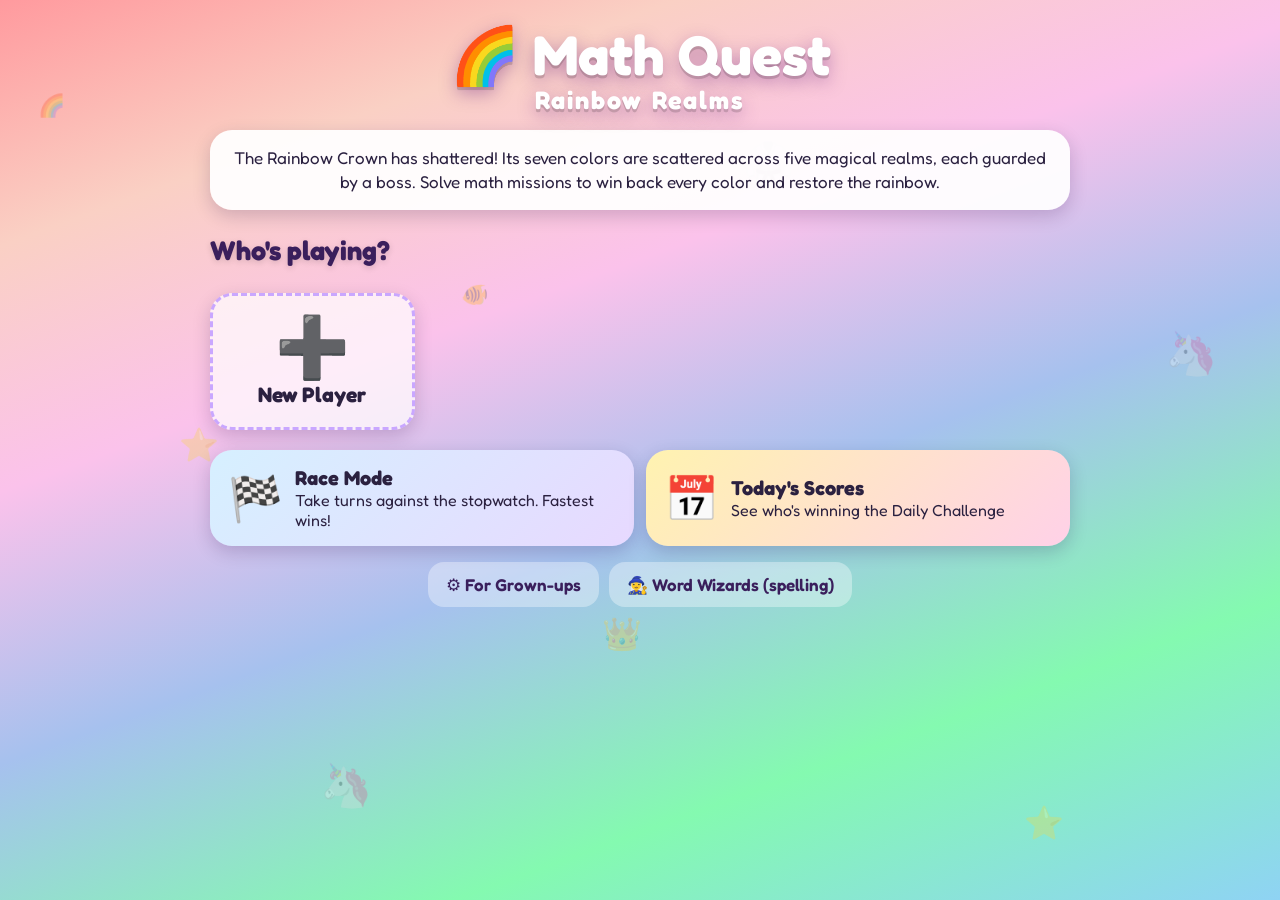
<file: math-quest/index.html>
<!doctype html>
<html lang="en">
<head>
  <meta charset="utf-8">
  <meta name="viewport" content="width=device-width, initial-scale=1, viewport-fit=cover">
  <meta name="theme-color" content="#a66cff">
  <meta name="apple-mobile-web-app-capable" content="yes">
  <title>Math Quest: Rainbow Realms</title>
  <link rel="icon" href="data:image/svg+xml,<svg xmlns='http://www.w3.org/2000/svg' viewBox='0 0 100 100'><text y='.9em' font-size='90'>🌈</text></svg>">
  <link rel="preconnect" href="https://fonts.googleapis.com">
  <link rel="preconnect" href="https://fonts.gstatic.com" crossorigin>
  <link href="https://fonts.googleapis.com/css2?family=Fredoka:wght@400;500;600;700&display=swap" rel="stylesheet">
  <link rel="stylesheet" href="style.css">
</head>
<body>
  <div id="app"><p style="padding:2rem;font-family:sans-serif">Loading Math Quest… (JavaScript must be turned on.)</p></div>
  <script src="js/questions.js"></script>
  <script src="js/worlds.js"></script>
  <script src="js/lessons.js"></script>
  <script src="js/game.js"></script>
</body>
</html>
</file>
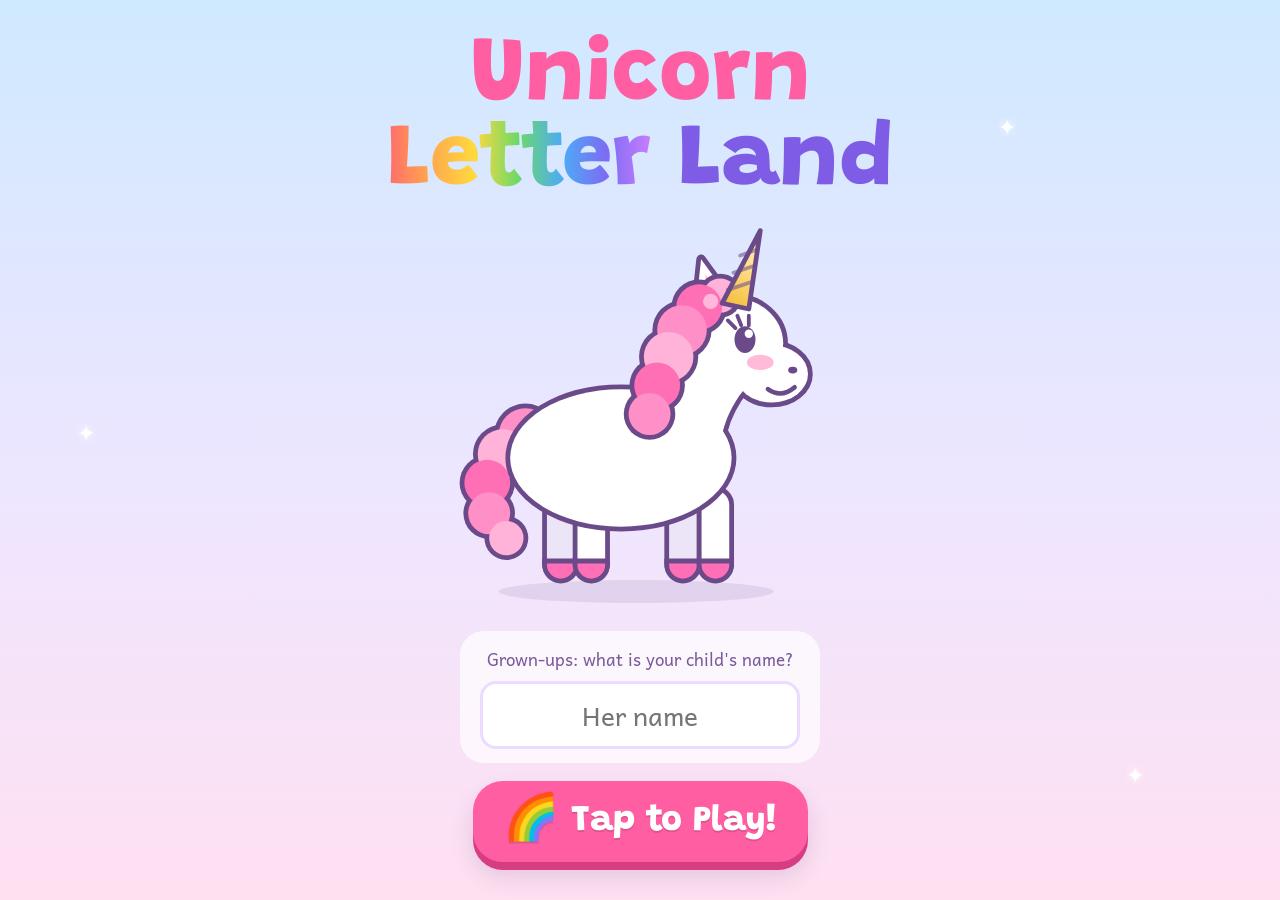
<file: unicorn-letters/index.html>
<!doctype html>
<html lang="en">
<head>
<meta charset="utf-8">
<title>Unicorn Letter Land</title>
<meta name="viewport" content="width=device-width, initial-scale=1, maximum-scale=1, user-scalable=no, viewport-fit=cover">
<meta name="claude:viewport-fit-sides" content="cover">
<meta name="apple-mobile-web-app-capable" content="yes">
<meta name="mobile-web-app-capable" content="yes">
<meta name="apple-mobile-web-app-status-bar-style" content="black-translucent">
<meta name="apple-mobile-web-app-title" content="Letter Land">
<meta name="theme-color" content="#cfe9ff">
<link rel="preconnect" href="https://fonts.googleapis.com">
<link rel="preconnect" href="https://fonts.gstatic.com" crossorigin>
<link rel="stylesheet" href="https://fonts.googleapis.com/css2?family=Andika:wght@400;700&family=Grandstander:wght@600;800&display=swap">
<style>
/* Layout: one full-screen "sky" per screen; big candy buttons; letters always in Andika (a reading-teacher typeface with single-story a and g). */
:root{
  --sky1:#cfe9ff; --sky2:#ffe0f1;
  --ink:#4a2a6b; --ink-soft:#7a5a9a;
  --card:#ffffff; --card-edge:#eadcff;
  --pink:#ff5fa2; --pink-deep:#d63d82;
  --gold:#ffc94d; --gold-deep:#e0a419;
  --mint:#6fdcb9; --mint-deep:#3fb592;
  --lav:#a98bff; --lav-deep:#7f5ce6;
  --sky:#5cb8ff; --sky-deep:#2f8ee0;
  --good:#3fbf7f; --lock:#b7a9cc;
  --font-letter:"Andika","Comic Sans MS","Chalkboard SE",sans-serif;
  --font-display:"Grandstander","Chalkboard SE","Comic Sans MS",sans-serif;
  color-scheme:light;
}
*{box-sizing:border-box}
[hidden]{display:none!important}
html,body{height:100%;margin:0;overflow:hidden}
body{
  background:linear-gradient(180deg,var(--sky1) 0%,#eee6ff 55%,var(--sky2) 100%);
  background-color:var(--sky1);
  color:var(--ink);
  font-family:var(--font-letter);
  font-size:18px;
  -webkit-user-select:none;user-select:none;-webkit-touch-callout:none;
  touch-action:manipulation;-webkit-tap-highlight-color:transparent;
  overscroll-behavior:none;
}
button{font:inherit;color:inherit;border:0;background:none;cursor:pointer;-webkit-tap-highlight-color:transparent;touch-action:manipulation}
button:focus-visible,input:focus-visible{outline:4px solid var(--sky);outline-offset:3px}

/* ---------- sky decoration ---------- */
#sky{position:fixed;inset:0;pointer-events:none;overflow:hidden;z-index:0}
.cloud{position:absolute;width:180px;height:60px;background:#fff;border-radius:60px;opacity:.85;filter:drop-shadow(0 6px 0 rgba(169,139,255,.15))}
.cloud::before,.cloud::after{content:"";position:absolute;background:#fff;border-radius:50%}
.cloud::before{width:80px;height:80px;left:25px;top:-38px}
.cloud::after{width:60px;height:60px;left:90px;top:-26px}
.cloud.c1{top:8%;left:-200px;animation:drift 70s linear infinite}
.cloud.c2{top:30%;left:-200px;transform:scale(.7);animation:drift 95s linear infinite -40s}
.cloud.c3{top:70%;left:-200px;transform:scale(.55);animation:drift 120s linear infinite -80s}
@keyframes drift{to{left:110%}}
.twinkle{position:absolute;color:#fff;font-size:22px;animation:tw 3s ease-in-out infinite;text-shadow:0 0 8px #fff}
@keyframes tw{0%,100%{opacity:.2;transform:scale(.7)}50%{opacity:1;transform:scale(1.1)}}

/* ---------- screens ---------- */
.screen{
  position:absolute;inset:0;z-index:1;
  display:flex;flex-direction:column;align-items:stretch;
  padding-block:max(12px,env(safe-area-inset-top,0px)) max(14px,env(safe-area-inset-bottom,0px));
  padding-left:max(16px,env(safe-area-inset-left,0px));
  padding-right:max(16px,env(safe-area-inset-right,0px));
  overflow-y:auto;-webkit-overflow-scrolling:touch;
}
.topbar{display:flex;align-items:center;gap:12px;min-height:64px;flex:0 0 auto}
.topbar .spacer{flex:1}
.round-btn{
  width:64px;height:64px;border-radius:50%;flex:0 0 auto;
  background:var(--card);box-shadow:0 5px 0 var(--card-edge);
  display:grid;place-items:center;font-size:30px;
}
.round-btn:active{transform:translateY(4px);box-shadow:0 1px 0 var(--card-edge)}
.star-pill{
  display:flex;align-items:center;gap:8px;padding:8px 18px;border-radius:40px;
  background:var(--card);box-shadow:0 5px 0 var(--card-edge);
  font-family:var(--font-display);font-weight:800;font-size:26px;font-variant-numeric:tabular-nums;
}
.save-btn{display:flex;align-items:center;gap:8px;padding:10px 20px;border-radius:40px;background:var(--mint);color:#fff;
  box-shadow:0 5px 0 var(--mint-deep);font-family:var(--font-display);font-weight:800;font-size:22px;min-height:56px}
.save-btn:active{transform:translateY(4px);box-shadow:0 1px 0 var(--mint-deep)}
.save-btn .ico{font-size:26px;line-height:1}
.toast{position:fixed;z-index:40;left:50%;transform:translateX(-50%);bottom:max(24px,calc(env(safe-area-inset-bottom,0px) + 16px));
  background:var(--ink);color:#fff;padding:14px 22px;border-radius:20px;font-family:var(--font-display);font-weight:600;font-size:20px;
  max-width:calc(100vw - 32px);text-align:center;box-shadow:0 8px 24px rgba(74,42,107,.3)}
.cloud-note{font-size:17px}
.cloud-note.ok{color:var(--good)}
.star-pill .st{color:var(--gold);font-size:28px;line-height:1}
h1,h2,h3{font-family:var(--font-display);margin:0;text-wrap:balance;letter-spacing:.01em}
.screen-title{font-size:clamp(28px,5vmin,44px);font-weight:800;text-align:center}

.candy{
  --c:var(--pink);--d:var(--pink-deep);
  background:var(--c);color:#fff;border-radius:30px;
  box-shadow:0 8px 0 var(--d),0 14px 24px rgba(74,42,107,.15);
  font-family:var(--font-display);font-weight:800;font-size:clamp(24px,4.2vmin,36px);
  padding:18px 30px;display:flex;align-items:center;justify-content:center;gap:12px;
  text-shadow:0 2px 0 rgba(0,0,0,.12);transition:transform .08s;
}
.candy:active{transform:translateY(6px);box-shadow:0 2px 0 var(--d)}
.candy.gold{--c:var(--gold);--d:var(--gold-deep);color:var(--ink);text-shadow:none}
.candy.mint{--c:var(--mint);--d:var(--mint-deep)}
.candy.lav{--c:var(--lav);--d:var(--lav-deep)}
.candy.sky{--c:var(--sky);--d:var(--sky-deep)}
.candy .ico{font-size:1.25em;line-height:1}

/* ---------- splash ---------- */
#splash{align-items:center;justify-content:center;gap:2vmin;text-align:center}
.logo{font-family:var(--font-display);font-weight:800;line-height:.95;font-size:clamp(44px,10vmin,96px)}
.logo span{display:inline-block}
.logo .l1{color:var(--pink)}
.logo .l2{color:var(--lav-deep)}
.logo .rb{background:linear-gradient(90deg,#ff6b6b,#ffa94d,#ffd93d,#6bd968,#4dabf7,#7c6cf2,#c77dff);-webkit-background-clip:text;background-clip:text;color:transparent}
.splash-uni{width:min(52vmin,420px);max-width:100%}
.name-box{display:flex;flex-direction:column;gap:8px;align-items:center;background:rgba(255,255,255,.7);padding:14px 20px;border-radius:24px}
.name-box label{font-size:17px;color:var(--ink-soft)}
.name-box input{font:inherit;font-size:26px;padding:10px 16px;border-radius:16px;border:3px solid var(--card-edge);text-align:center;width:min(320px,70vw);color:var(--ink);background:#fff;-webkit-user-select:text;user-select:text}

/* ---------- home ---------- */
#home .home-main{flex:1;display:grid;grid-template-columns:1.1fr 1fr;gap:3vmin;align-items:center;min-height:0}
#home .uni-stage{display:flex;flex-direction:column;align-items:center;gap:8px}
#home .uni-stage .unicorn-svg{width:min(48vmin,440px);max-width:100%}
.hello{font-family:var(--font-display);font-weight:800;font-size:clamp(30px,6vmin,56px);text-align:center;color:var(--pink-deep)}
.home-btns{display:flex;flex-direction:column;gap:22px;max-width:420px;width:100%;justify-self:center}
.home-btns .candy{padding:22px 26px}
.rainbow-count{font-family:var(--font-display);font-weight:600;font-size:22px;color:var(--ink-soft);text-align:center}
@media (orientation:portrait){
  #home .home-main{grid-template-columns:1fr;align-content:center}
}
.float{animation:float 4s ease-in-out infinite}
@keyframes float{0%,100%{transform:translateY(0)}50%{transform:translateY(-12px)}}

/* ---------- map ---------- */
.lands{display:grid;grid-template-columns:repeat(auto-fit,minmax(260px,1fr));gap:22px;padding-block:18px 30px;max-width:1100px;width:100%;margin:0 auto}
.land{
  position:relative;border-radius:32px;padding:20px 20px 18px;text-align:left;
  background:var(--land,#fff);box-shadow:0 8px 0 rgba(74,42,107,.14);
  display:grid;grid-template-columns:auto 1fr;gap:6px 14px;align-items:center;min-height:150px;
}
.land:active{transform:translateY(5px);box-shadow:0 3px 0 rgba(74,42,107,.14)}
.land .lico{font-size:58px;grid-row:span 3;line-height:1;filter:drop-shadow(0 4px 0 rgba(255,255,255,.6))}
.land .lname{font-family:var(--font-display);font-weight:800;font-size:27px}
.land .lletters{font-size:30px;font-weight:700;letter-spacing:.08em}
.land .lstars{font-family:var(--font-display);font-weight:600;font-size:19px;color:var(--ink-soft);font-variant-numeric:tabular-nums}
.land .meter{grid-column:1/-1;height:12px;border-radius:8px;background:rgba(255,255,255,.7);overflow:hidden}
.land .meter i{display:block;height:100%;background:linear-gradient(90deg,#ff6b6b,#ffd93d,#6bd968,#4dabf7,#c77dff);border-radius:8px}
.land.locked{filter:grayscale(.85);opacity:.75}
.land .lockbadge{position:absolute;top:12px;right:14px;background:#fff;border-radius:20px;padding:4px 12px;font-family:var(--font-display);font-weight:600;font-size:16px;color:var(--ink-soft)}
.land .donebadge{position:absolute;top:12px;right:14px;font-size:30px}

/* ---------- land ---------- */
.land-head{text-align:center;display:flex;flex-direction:column;gap:6px;padding-block:6px 14px}
.land-head .big-letters{font-size:clamp(34px,7vmin,60px);font-weight:700;letter-spacing:.12em}
.games{display:grid;grid-template-columns:repeat(2,minmax(0,1fr));gap:22px;max-width:820px;width:100%;margin:0 auto;padding-bottom:24px}
.game-card{
  border-radius:32px;padding:22px 16px;background:var(--card);box-shadow:0 8px 0 var(--card-edge);
  display:flex;flex-direction:column;align-items:center;gap:8px;min-height:190px;justify-content:center;
}
.game-card:active{transform:translateY(5px);box-shadow:0 3px 0 var(--card-edge)}
.game-card .gico{font-size:64px;line-height:1}
.game-card .gname{font-family:var(--font-display);font-weight:800;font-size:clamp(22px,3.6vmin,30px);text-align:center}
.game-card .gstars{font-size:28px;letter-spacing:4px}
.gstars .off{opacity:.25;filter:grayscale(1)}
@media (max-width:520px){.games{grid-template-columns:1fr}}

/* ---------- game ---------- */
#game{gap:1.5vmin}
.rainbow-meter{width:min(240px,40vw);height:auto;display:block}
.prompt{display:flex;align-items:center;justify-content:center;gap:2vmin;flex:0 0 auto;min-height:0}
.prompt .mini-uni{width:min(22vmin,190px);flex:0 0 auto}
.bubble{
  position:relative;background:#fff;border-radius:34px;padding:18px 28px;
  box-shadow:0 8px 0 var(--card-edge);max-width:min(640px,70vw);min-width:0;
  font-family:var(--font-display);font-weight:800;font-size:clamp(24px,4.4vmin,40px);text-align:center;
  display:flex;flex-direction:column;align-items:center;gap:6px;
}
.bubble::before{content:"";position:absolute;left:-18px;top:50%;margin-top:-14px;border:14px solid transparent;border-right:20px solid #fff;border-left:0}
.bubble .show{font-family:var(--font-letter);font-weight:700;font-size:clamp(80px,17vmin,170px);line-height:1.05;color:var(--pink-deep)}
.bubble .pic{font-size:clamp(80px,16vmin,150px);line-height:1.1}
.bubble .word{font-family:var(--font-letter);font-weight:700;font-size:clamp(28px,5vmin,44px);letter-spacing:.06em}
.bubble .word b{color:var(--pink-deep)}
.hearbtn{background:var(--sky);color:#fff;box-shadow:0 5px 0 var(--sky-deep)}
.choices{flex:1;display:flex;flex-wrap:wrap;align-items:center;justify-content:center;gap:3vmin;align-content:center;min-height:0;padding-bottom:10px}
.choice{
  --s:clamp(120px,21vmin,200px);
  width:var(--s);height:var(--s);border-radius:50%;
  background:radial-gradient(circle at 32% 28%,#fff 0 18%,var(--bg,#ffe1f0) 60%);
  box-shadow:0 9px 0 var(--edge,#f3b6d3),inset 0 -8px 0 rgba(255,255,255,.45);
  font-family:var(--font-letter);font-weight:700;font-size:calc(var(--s)*.56);line-height:1;
  display:grid;place-items:center;color:var(--ink);transition:transform .1s;
  padding-bottom:calc(var(--s)*.05);
}
.choice.pic{font-size:calc(var(--s)*.5)}
.choice.pair{font-size:calc(var(--s)*.42);letter-spacing:.02em}
.choice:active{transform:translateY(6px) scale(.97)}
.choice.wrong{animation:wiggle .45s;opacity:.55}
.choice.right{animation:pop .5s forwards;background:radial-gradient(circle at 32% 28%,#fff 0 18%,#b8f5d6 60%);box-shadow:0 9px 0 var(--mint-deep)}
.choice.hint{animation:glow 1s ease-in-out infinite}
.cooling .choice,.cooling .tile{pointer-events:none;filter:saturate(.5);opacity:.75}
.shake{animation:wiggle .5s}
@keyframes wiggle{0%,100%{transform:translateX(0)}20%{transform:translateX(-14px) rotate(-6deg)}40%{transform:translateX(12px) rotate(5deg)}60%{transform:translateX(-8px)}80%{transform:translateX(6px)}}
@keyframes pop{0%{transform:scale(1)}40%{transform:scale(1.22)}100%{transform:scale(1.08)}}
@keyframes glow{0%,100%{box-shadow:0 9px 0 var(--edge,#f3b6d3),0 0 0 0 rgba(255,201,77,.9)}50%{box-shadow:0 9px 0 var(--edge,#f3b6d3),0 0 0 18px rgba(255,201,77,.35)}}
.hop{animation:hop .6s}
@keyframes hop{0%,100%{transform:translateY(0)}35%{transform:translateY(-28px) rotate(-4deg)}65%{transform:translateY(-6px)}}

/* trace */
.trace-wrap{flex:1;display:flex;align-items:center;justify-content:center;gap:16px;min-height:0;padding-bottom:10px}
.trace-box{position:relative;width:min(92vw,720px);height:100%;max-height:560px;min-height:260px;background:#fff;border-radius:34px;box-shadow:0 8px 0 var(--card-edge);overflow:hidden;touch-action:none}
.trace-box canvas{position:absolute;inset:0;width:100%;height:100%;touch-action:none}
.trace-tools{display:flex;flex-direction:column;gap:16px}

/* words */
.slots{display:flex;gap:14px;justify-content:center}
.slot{width:clamp(70px,12vmin,110px);height:clamp(84px,14vmin,130px);border-radius:20px;background:rgba(255,255,255,.75);border:4px dashed var(--lav);display:grid;place-items:center;font-size:clamp(54px,10vmin,90px);font-weight:700;color:var(--pink-deep)}
.slot.filled{border-style:solid;border-color:var(--mint);background:#fff;animation:pop .4s}
.tiles{flex:1;display:flex;flex-wrap:wrap;gap:3vmin;justify-content:center;align-content:center}
.tile{width:clamp(96px,16vmin,150px);height:clamp(96px,16vmin,150px);border-radius:28px;background:var(--bg,#fff);box-shadow:0 8px 0 var(--edge,#e0d0ff);font-size:clamp(60px,10vmin,96px);font-weight:700;display:grid;place-items:center;padding-bottom:8px}
.tile:active{transform:translateY(5px)}
.tile.used{visibility:hidden}
.tile.wrong{animation:wiggle .45s}
.tile.hint{animation:glow 1s ease-in-out infinite}

/* balloons */
.field{position:relative;flex:1;width:100%;max-width:1000px;margin:0 auto;min-height:260px}
.balloon{position:absolute;width:clamp(92px,14vmin,132px);height:clamp(110px,17vmin,158px);border-radius:50% 50% 47% 47% / 55% 55% 45% 45%;
  background:radial-gradient(circle at 30% 25%,rgba(255,255,255,.75) 0 12%,transparent 13%),var(--bc,#ff9ec7);
  box-shadow:inset -10px -12px 0 rgba(0,0,0,.07);font-size:clamp(54px,9vmin,82px);font-weight:700;color:var(--ink);
  display:grid;place-items:center;padding-bottom:8px;animation:bob 3s ease-in-out infinite;transform-origin:50% 100%}
.balloon::after{content:"";position:absolute;left:50%;bottom:-34px;width:2px;height:34px;background:rgba(107,74,138,.45)}
.balloon::before{content:"";position:absolute;left:50%;bottom:-6px;margin-left:-7px;border:7px solid transparent;border-bottom-color:var(--bc,#ff9ec7);border-top:0}
@keyframes bob{0%,100%{transform:translateY(0) rotate(-2deg)}50%{transform:translateY(-14px) rotate(2deg)}}
.balloon.popped{animation:popb .35s forwards;pointer-events:none}
@keyframes popb{0%{transform:scale(1)}50%{transform:scale(1.35)}100%{transform:scale(1.6);opacity:0}}
.balloon.wrong{animation:wiggle .45s;opacity:.5}
.balloon.hint{animation:glow 1s ease-in-out infinite}
/* memory */
.mem{display:grid;gap:2.4vmin;justify-content:center;align-content:center;flex:1}
.card{width:clamp(96px,17vmin,160px);height:clamp(118px,21vmin,196px);border-radius:26px;font-weight:700;font-size:clamp(60px,11vmin,104px);
  display:grid;place-items:center;padding-bottom:8px;background:linear-gradient(145deg,#c9b8ff,#ffb3d9);box-shadow:0 8px 0 var(--lav-deep);color:#fff;transition:transform .15s}
.card .back{font-size:.55em;filter:drop-shadow(0 2px 0 rgba(0,0,0,.1))}
.card.up{background:#fff;color:var(--ink);box-shadow:0 8px 0 var(--card-edge);animation:flip .25s}
.card.done{background:#d8f7e9;box-shadow:0 8px 0 var(--mint-deep);pointer-events:none}
@keyframes flip{0%{transform:scaleX(.1)}100%{transform:scaleX(1)}}
.games{grid-template-columns:repeat(auto-fill,minmax(210px,1fr))!important;max-width:1060px!important}

/* ---------- wardrobe ---------- */
#wardrobe .wr-main{flex:1;display:grid;grid-template-columns:1fr 1.2fr;gap:3vmin;min-height:0;align-items:center}
#wardrobe .wr-uni{display:flex;justify-content:center}
#wardrobe .wr-uni .unicorn-svg{width:min(46vmin,460px);max-width:100%}
.wr-panel{background:rgba(255,255,255,.8);border-radius:32px;padding:18px;display:flex;flex-direction:column;gap:14px;max-height:100%;overflow:auto}
.tabs{display:flex;gap:10px;flex-wrap:wrap}
.tab{flex:1;min-width:90px;padding:12px 10px;border-radius:20px;background:#fff;box-shadow:0 4px 0 var(--card-edge);font-family:var(--font-display);font-weight:800;font-size:20px}
.tab[aria-selected="true"]{background:var(--lav);color:#fff;box-shadow:0 4px 0 var(--lav-deep)}
.swatches{display:grid;grid-template-columns:repeat(auto-fill,minmax(104px,1fr));gap:14px}
.sw{position:relative;border-radius:24px;background:#fff;box-shadow:0 5px 0 var(--card-edge);padding:12px 6px 10px;display:flex;flex-direction:column;align-items:center;gap:6px;min-height:118px}
.sw .dot{width:58px;height:58px;border-radius:50%;border:3px solid var(--card-edge);display:grid;place-items:center;font-size:36px}
.sw .swn{font-family:var(--font-display);font-weight:600;font-size:15px;text-align:center;line-height:1.1}
.sw.on{box-shadow:0 0 0 5px var(--pink),0 5px 0 var(--card-edge)}
.sw.locked .dot{filter:grayscale(1);opacity:.4}
.sw .lk{position:absolute;top:6px;right:8px;font-family:var(--font-display);font-weight:800;font-size:15px;background:var(--gold);border-radius:12px;padding:2px 8px}
@media (orientation:portrait){#wardrobe .wr-main{grid-template-columns:1fr;align-content:start}#wardrobe .wr-uni .unicorn-svg{width:min(40vh,380px)}}

/* ---------- stickers ---------- */
.book{background:rgba(255,255,255,.75);border-radius:36px;padding:20px;margin:14px auto 24px;max-width:1000px;width:100%;
  display:grid;grid-template-columns:repeat(auto-fill,minmax(96px,1fr));gap:14px;
  background-image:radial-gradient(circle,rgba(169,139,255,.18) 2px,transparent 2.5px);background-size:22px 22px}
.stk{aspect-ratio:1;max-width:100%;border-radius:50%;display:grid;place-items:center;font-size:52px;background:#fff;box-shadow:0 5px 0 var(--card-edge)}
.stk.empty{background:rgba(234,220,255,.6);box-shadow:none;border:3px dashed var(--card-edge);font-size:30px;color:var(--lock);font-family:var(--font-display);font-weight:800}
.stk.got{animation:none}
.stk.got:active{transform:scale(1.15) rotate(-8deg)}
.stk-count{text-align:center;font-family:var(--font-display);font-weight:600;font-size:22px;color:var(--ink-soft)}

/* ---------- celebration ---------- */
#celebrate{position:fixed;inset:0;z-index:20;display:flex;align-items:center;justify-content:center;background:rgba(74,42,107,.35);
  padding-block:max(12px,env(safe-area-inset-top,0px)) max(12px,env(safe-area-inset-bottom,0px));
  padding-left:max(16px,env(safe-area-inset-left,0px));padding-right:max(16px,env(safe-area-inset-right,0px))}
#confetti{position:fixed;inset:0;z-index:21;pointer-events:none;width:100%;height:100%}
.cele-card{position:relative;z-index:22;background:#fff;border-radius:40px;padding:26px 30px 30px;max-width:640px;width:100%;max-height:100%;overflow:auto;
  display:flex;flex-direction:column;align-items:center;gap:12px;text-align:center;box-shadow:0 14px 0 var(--card-edge);animation:popin .5s cubic-bezier(.3,1.6,.5,1)}
@keyframes popin{from{transform:scale(.5);opacity:0}to{transform:scale(1);opacity:1}}
.cele-card h2{font-size:clamp(32px,6vmin,52px);color:var(--pink-deep);font-weight:800}
.cele-rainbow{width:min(320px,70vw)}
.cele-stars{font-size:clamp(52px,9vmin,80px);letter-spacing:8px;line-height:1}
.cele-stars span{display:inline-block;animation:starin .5s backwards}
.cele-stars span:nth-child(2){animation-delay:.35s}.cele-stars span:nth-child(3){animation-delay:.7s}
@keyframes starin{from{transform:scale(0) rotate(-180deg)}to{transform:scale(1) rotate(0)}}
.cele-sticker{display:flex;align-items:center;gap:14px;background:#fff5fb;border-radius:26px;padding:10px 20px;font-family:var(--font-display);font-weight:800;font-size:24px}
.cele-sticker .big{font-size:72px;animation:spinin .8s 1s backwards}
@keyframes spinin{from{transform:scale(0) rotate(-360deg)}to{transform:scale(1) rotate(0)}}
.cele-unlock{background:#fff8e0;border-radius:22px;padding:10px 18px;font-family:var(--font-display);font-weight:600;font-size:21px}
.cele-btns{display:flex;gap:16px;flex-wrap:wrap;justify-content:center;margin-top:6px}

/* ---------- parent ---------- */
#parent{background:#f7f3ff}
#parent .pwrap{max-width:760px;width:100%;margin:0 auto;display:flex;flex-direction:column;gap:18px;padding-bottom:30px;font-size:18px;line-height:1.45;-webkit-user-select:text;user-select:text}
.psec{background:#fff;border-radius:24px;padding:18px 20px;display:flex;flex-direction:column;gap:12px;box-shadow:0 4px 0 var(--card-edge)}
.psec h3{font-size:22px}
.psec p{margin:0;color:var(--ink-soft);max-width:65ch}
.prow{display:flex;align-items:center;gap:12px;flex-wrap:wrap}
.prow input[type=text]{font:inherit;font-size:20px;padding:8px 12px;border-radius:12px;border:2px solid var(--card-edge);color:var(--ink);background:#fff;flex:1;min-width:0}
.pbtn{padding:10px 18px;border-radius:14px;background:var(--lav);color:#fff;font-family:var(--font-display);font-weight:800;font-size:18px}
.pbtn.danger{background:#e2557a}
.pbtn.plain{background:#efe8ff;color:var(--ink)}
.toggle{display:flex;align-items:center;gap:10px;font-size:18px}
.toggle input{width:26px;height:26px;accent-color:var(--lav-deep)}
.lgrid{display:grid;grid-template-columns:repeat(auto-fill,minmax(64px,1fr));gap:8px}
.lcell{border-radius:12px;padding:6px 4px;text-align:center;font-weight:700;font-size:24px;background:#eee;line-height:1.1}
.lcell small{display:block;font-size:12px;font-weight:400;font-family:var(--font-display)}
.lcell.l0{background:#eeeaf3;color:#9b90ad}
.lcell.l1{background:#fff0c2}
.lcell.l2{background:#c9f2dc}
.legend{display:flex;gap:16px;flex-wrap:wrap;font-size:15px;color:var(--ink-soft)}
.legend i{display:inline-block;width:14px;height:14px;border-radius:4px;vertical-align:-2px;margin-right:4px}
.hold-ring{position:relative}
.hold-ring svg{position:absolute;inset:-4px;width:72px;height:72px;transform:rotate(-90deg);pointer-events:none}
.hold-tip{position:fixed;z-index:30;left:50%;transform:translateX(-50%);top:max(86px,calc(env(safe-area-inset-top,0px) + 80px));background:var(--ink);color:#fff;padding:10px 18px;border-radius:16px;font-family:var(--font-display);font-weight:600;font-size:18px}

.sparkle-pop{position:fixed;z-index:25;pointer-events:none;font-size:64px;animation:sp 0.9s ease-out forwards}
@keyframes sp{0%{transform:translate(-50%,-50%) scale(.3);opacity:1}100%{transform:translate(-50%,-140%) scale(1.4);opacity:0}}

@media (prefers-reduced-motion:reduce){
  *,*::before,*::after{animation-duration:.01ms!important;animation-iteration-count:1!important;transition:none!important}
}
</style>
</head>
<body>
<div id="sky" aria-hidden="true">
  <div class="cloud c1"></div><div class="cloud c2"></div><div class="cloud c3"></div>
  <span class="twinkle" style="top:12%;left:78%">✦</span>
  <span class="twinkle" style="top:46%;left:6%;animation-delay:1s">✦</span>
  <span class="twinkle" style="top:84%;left:88%;animation-delay:2s">✦</span>
</div>

<!-- SPLASH -->
<section class="screen" id="splash">
  <div class="logo"><span class="l1">Unicorn</span><br><span class="rb">Letter</span> <span class="l2">Land</span></div>
  <div class="splash-uni float" id="splashUni"></div>
  <div class="name-box" id="nameBox" hidden>
    <label for="nameInput">Grown-ups: what is your child's name?</label>
    <input id="nameInput" type="text" autocomplete="off" autocapitalize="words" maxlength="16" placeholder="Her name">
  </div>
  <button class="candy" id="startBtn"><span class="ico">🌈</span> Tap to Play!</button>
</section>

<!-- HOME -->
<section class="screen" id="home" hidden>
  <div class="topbar">
    <div class="hold-ring"><button class="round-btn" id="parentBtn" aria-label="Grown-ups (hold)">⚙️</button></div>
    <div class="spacer"></div>
    <button class="save-btn" id="saveBtn" aria-label="Save progress"><span class="ico">💾</span> <span id="saveLbl">Save</span></button>
    <div class="star-pill"><span class="st">★</span><span class="js-stars">0</span></div>
  </div>
  <div class="home-main">
    <div class="uni-stage">
      <div class="hello" id="hello">Hi!</div>
      <div class="float" id="homeUni"></div>
      <div class="rainbow-count" id="rainbowCount"></div>
    </div>
    <div class="home-btns">
      <button class="candy" data-go="map"><span class="ico">🗺️</span> Play</button>
      <button class="candy lav" data-go="wardrobe"><span class="ico">🦄</span> My Unicorn</button>
      <button class="candy mint" data-go="stickers"><span class="ico">📒</span> Stickers</button>
    </div>
  </div>
</section>

<!-- MAP -->
<section class="screen" id="map" hidden>
  <div class="topbar">
    <button class="round-btn" data-go="home" aria-label="Home">🏠</button>
    <h1 class="screen-title" style="flex:1">Where shall we go?</h1>
    <div class="star-pill"><span class="st">★</span><span class="js-stars">0</span></div>
  </div>
  <div class="lands" id="lands"></div>
</section>

<!-- LAND -->
<section class="screen" id="land" hidden>
  <div class="topbar">
    <button class="round-btn" data-go="map" aria-label="Back to map">⬅️</button>
    <div class="spacer"></div>
    <div class="star-pill"><span class="st">★</span><span class="js-stars">0</span></div>
  </div>
  <div class="land-head">
    <h1 class="screen-title" id="landName"></h1>
    <div class="big-letters" id="landLetters"></div>
  </div>
  <div class="games" id="games"></div>
</section>

<!-- GAME -->
<section class="screen" id="game" hidden>
  <div class="topbar">
    <button class="round-btn" id="quitBtn" aria-label="Stop playing">⬅️</button>
    <div class="spacer" style="display:flex;justify-content:center"><svg class="rainbow-meter" id="meter" viewBox="0 0 140 76"></svg></div>
    <button class="round-btn hearbtn" id="hearBtn" aria-label="Hear it again">🔊</button>
  </div>
  <div class="prompt">
    <div class="mini-uni" id="gameUni"></div>
    <div class="bubble" id="bubble"></div>
  </div>
  <div id="playArea" class="choices"></div>
</section>

<!-- WARDROBE -->
<section class="screen" id="wardrobe" hidden>
  <div class="topbar">
    <button class="round-btn" data-go="home" aria-label="Home">🏠</button>
    <h1 class="screen-title" style="flex:1">Dress up your unicorn</h1>
    <div class="star-pill"><span class="st">★</span><span class="js-stars">0</span></div>
  </div>
  <div class="wr-main">
    <div class="wr-uni float" id="wrUni"></div>
    <div class="wr-panel">
      <div class="tabs" role="tablist" id="wrTabs"></div>
      <div class="swatches" id="swatches"></div>
    </div>
  </div>
</section>

<!-- STICKERS -->
<section class="screen" id="stickers" hidden>
  <div class="topbar">
    <button class="round-btn" data-go="home" aria-label="Home">🏠</button>
    <h1 class="screen-title" style="flex:1">My Sticker Book</h1>
    <div class="star-pill"><span class="st">★</span><span class="js-stars">0</span></div>
  </div>
  <div class="stk-count" id="stkCount"></div>
  <div class="book" id="book"></div>
</section>

<!-- PARENT -->
<section class="screen" id="parent" hidden>
  <div class="topbar">
    <button class="round-btn" data-go="home" aria-label="Back">🏠</button>
    <h1 class="screen-title" style="flex:1">Grown-ups' Corner</h1>
  </div>
  <div class="pwrap">
    <div class="psec">
      <h3>Child's name</h3>
      <div class="prow"><input type="text" id="pName" maxlength="16" placeholder="Name"><button class="pbtn" id="pNameSave">Save</button></div>
    </div>
    <div class="psec">
      <h3>Letter progress</h3>
      <p>Each box shows big and little letters. Letters she misses come up more often. A letter turns green after about 5 right answers with few misses.</p>
      <div class="legend"><span><i style="background:#eeeaf3"></i>Not seen yet</span><span><i style="background:#fff0c2"></i>Learning</span><span><i style="background:#c9f2dc"></i>Knows it</span></div>
      <div class="lgrid" id="pGrid"></div>
      <p>Tap any letter above to hear how the game says it.</p>
    </div>
    <div class="psec">
      <h3>How the game works</h3>
      <p>Letters come in phonics order (s, a, t, p, then i, n, m, d…), the order many reading programs use. This lets her start building real words like <b>sat</b>, <b>pin</b> and <b>map</b> early.</p>
      <p>Each land has seven games: Find the Letter (by name), Balloon Pop (find every matching letter), Big &amp; Little (matching cases), Memory Match (flip cards to pair big and little), Letter Sounds (first sounds of words), Sound Detective (hear a sound, pick the letter, no picture), and Rainbow Trace. 6 stars in a land opens the next one. Word Rainbow opens after Cloud Castle: Build Words (spell by sounds) and Read &amp; Match (read a word on her own, pick its picture).</p>
      <p>A rainbow color is only earned for a <b>first-try</b> right answer. If she guesses wrong, she still has to find the right one, but no color, and that letter comes back later. Wrong taps pause the buttons briefly so tapping everything doesn't work. Tracing has to stay on the letter.</p><p>Stars: 3 for a perfect rainbow, 2 for one or two misses, 1 otherwise. A sticker needs 2 or more stars. Stars unlock new looks for her unicorn. After 3 misses in a row, the game drops to 2 choices until she gets one right.</p>
    </div>
    <div class="psec">
      <h3>Settings</h3>
      <label class="toggle"><input type="checkbox" id="pVoice"> Spoken voice</label>
      <p>For clearer letter sounds, download a better iPad voice: Settings → Accessibility → Spoken Content → Voices → English → pick one marked <b>Enhanced</b> or <b>Premium</b> (Ava or Samantha work well). The game uses it automatically next time it opens.</p>
      <div class="prow"><button class="pbtn plain" id="pTest">Hear A and I</button><span id="pVoiceName" style="color:var(--ink-soft);font-size:15px"></span></div>
      <label class="toggle"><input type="checkbox" id="pUnlock"> Open all lands</label>
      <label class="toggle"><input type="checkbox" id="pFour"> Harder: 4 choices instead of 3</label>
    </div>
    <div class="psec">
      <h3>Saving</h3>
      <p class="cloud-note" id="pCloud">Checking where progress is saved…</p>
      <p>Progress saves by itself after every rainbow and whenever the game is closed. The 💾 Save button on the home screen saves right away.</p>
    </div>
    <div class="psec">
      <h3>Start over</h3>
      <p>Erases stars, stickers, unicorn outfits and letter progress on this iPad.</p>
      <div class="prow" id="resetRow"><button class="pbtn danger" id="pReset">Reset progress</button></div>
    </div>
  </div>
</section>

<!-- CELEBRATION -->
<div id="celebrate" hidden>
  <canvas id="confetti"></canvas>
  <div class="cele-card" id="celeCard"></div>
</div>

<script>
"use strict";
/* ================= DATA ================= */
const RAINBOW=['#ff6b6b','#ffa94d','#ffd93d','#6bd968','#4dabf7','#7c6cf2','#c77dff'];
const PASTELS=[['#ffe1f0','#f3b6d3'],['#e4dcff','#c6b5f5'],['#d8f5ea','#a5e2cb'],['#fff1c9','#f2d484'],['#d9edff','#a9d0f5'],['#ffe4d1','#f5c2a0']];

const LANDS=[
  {id:'meadow',  name:'Sparkle Meadow',   letters:['s','a','t','p'],        color:'#ffd1e8', icon:'🌸'},
  {id:'hills',   name:'Cupcake Hills',    letters:['i','n','m','d'],        color:'#ffe3bf', icon:'🧁'},
  {id:'castle',  name:'Cloud Castle',     letters:['g','o','c','k'],        color:'#d3e9ff', icon:'🏰'},
  {id:'lake',    name:'Bubble Lake',      letters:['e','u','r','h'],        color:'#c9f2e4', icon:'🐠'},
  {id:'forest',  name:'Starlight Forest', letters:['b','f','l','j'],        color:'#e2d8ff', icon:'🌟'},
  {id:'mountain',name:'Moonbeam Mountain',letters:['v','w','x','y','z','q'],color:'#f0d6ff', icon:'🌙'},
];
const WORD_LAND={id:'words',name:'Word Rainbow',color:'#fff3c4',icon:'🌈'};
const UNLOCK_STARS=6;

const GAMES=[
  {id:'find',  name:'Find the Letter', icon:'🔎'},
  {id:'pop',   name:'Balloon Pop',     icon:'🎈'},
  {id:'match', name:'Big & Little',    icon:'🦄'},
  {id:'memory',name:'Memory Match',    icon:'🃏'},
  {id:'sound', name:'Letter Sounds',   icon:'🍎'},
  {id:'listen',name:'Sound Detective', icon:'👂'},
  {id:'trace', name:'Rainbow Trace',   icon:'🖍️'},
];
const WORD_GAMES=[
  {id:'words',best:'build',name:'Build Words', icon:'🧱'},
  {id:'read', best:'read', name:'Read & Match',icon:'📖'},
];
const BALLOON_COLORS=['#ff9ec7','#ffc078','#ffe066','#8ce99a','#74c0fc','#b197fc','#ffa8a8'];

const NAMES={a:'A',b:'bee',c:'see',d:'dee',e:'ee',f:'eff',g:'gee',h:'aitch',i:'eye',j:'jay',k:'kay',l:'ell',m:'em',n:'en',o:'oh',p:'pee',q:'cue',r:'are',s:'ess',t:'tee',u:'you',v:'vee',w:'double you',x:'ex',y:'why',z:'zee'};
const SOUNDS={a:'ah',b:'buh',c:'kuh',d:'duh',e:'eh',f:'fff',g:'guh',h:'huh',i:'ih',j:'juh',k:'kuh',l:'lll',m:'mmm',n:'nnn',o:'aw',p:'puh',q:'kwuh',r:'rrr',s:'sss',t:'tuh',u:'uh',v:'vvv',w:'wuh',x:'ks',y:'yuh',z:'zzz'};
const PICS={
  a:[['🍎','apple'],['🐜','ant'],['🐊','alligator']],
  b:[['🐻','bear'],['🍌','banana'],['🦋','butterfly'],['🎈','balloon']],
  c:[['🐱','cat'],['🥕','carrot'],['🐄','cow']],
  d:[['🐶','dog'],['🦆','duck'],['🍩','donut']],
  e:[['🥚','egg'],['🐘','elephant']],
  f:[['🐟','fish'],['🐸','frog'],['🌸','flower']],
  g:[['🍇','grapes'],['🐐','goat'],['🎸','guitar']],
  h:[['🎩','hat'],['🐴','horse'],['🏠','house'],['❤️','heart']],
  i:[['🐛','inchworm'],['🦎','iguana']],
  j:[['🧃','juice'],['🫙','jar']],
  k:[['🪁','kite'],['🔑','key'],['🦘','kangaroo']],
  l:[['🦁','lion'],['🍋','lemon'],['🍭','lollipop']],
  m:[['🌙','moon'],['🐒','monkey'],['🍄','mushroom']],
  n:[['👃','nose'],['🥜','nut']],
  o:[['🐙','octopus'],['🦦','otter']],
  p:[['🐷','pig'],['🍕','pizza'],['🐧','penguin']],
  q:[['👸','queen']],
  r:[['🌈','rainbow'],['🐰','rabbit'],['🚀','rocket']],
  s:[['☀️','sun'],['🐍','snake'],['🧦','socks']],
  t:[['🐢','turtle'],['🐯','tiger'],['🍅','tomato']],
  u:[['☂️','umbrella']],
  v:[['🎻','violin'],['🌋','volcano'],['🚐','van']],
  w:[['🐳','whale'],['🍉','watermelon'],['🪱','worm']],
  x:[['🦊','fox',1],['📦','box',1]],   /* 1 = ends with the letter */
  y:[['🪀','yo-yo'],['🧶','yarn']],
  z:[['🦓','zebra'],['🤐','zipper']],
};
const WORDS=[
  ['cat','🐱'],['dog','🐶'],['pig','🐷'],['map','🗺️'],['pin','📌'],['can','🥫'],['cap','🧢'],
  ['mom','👩'],['dad','👨'],['kid','🧒'],['ant','🐜'],['sun','☀️'],['hat','🎩'],['bus','🚌'],
  ['bed','🛏️'],['pen','🖊️'],['hen','🐔'],['net','🥅'],['nut','🥜'],['cup','🥤'],['mug','☕'],
  ['rat','🐀'],['bat','🦇'],['bug','🐛'],['web','🕸️'],['log','🪵'],['leg','🦵'],['lip','👄'],
  ['fox','🦊'],['box','📦'],['six','6️⃣'],['van','🚐'],['zip','🤐'],['jet','✈️'],['fan','🪭'],['ten','🔟'],
];
const CONFUSE={b:['d','p'],d:['b','q'],p:['q','b'],q:['p','g'],n:['u','m','h'],u:['n','v'],m:['n','w'],w:['m','v'],i:['l','j'],l:['i','t'],g:['q','j'],a:['o','e'],e:['a','c'],c:['o','e'],o:['c','a'],t:['f','l'],f:['t'],h:['n'],v:['u','w'],y:['v','j']};

const STICKERS=[['🦄','unicorn'],['🌈','rainbow'],['⭐','star'],['💖','sparkle heart'],['🌸','blossom'],['🍭','lollipop'],['🧁','cupcake'],['🎀','bow'],
  ['👑','crown'],['💎','gem'],['🦋','butterfly'],['🐬','dolphin'],['🐰','bunny'],['🌙','moon'],['☁️','cloud'],['🍓','strawberry'],
  ['🎈','balloon'],['🎠','carousel'],['🏰','castle'],['🪄','magic wand'],['🧚','fairy'],['🍦','ice cream'],['🍩','donut'],['🌷','tulip'],
  ['🌻','sunflower'],['🐱','kitty'],['🐼','panda'],['🦊','fox'],['🐞','ladybug'],['🐠','fish'],['🦩','flamingo'],['🍰','cake'],
  ['🌟','glowing star'],['🔮','crystal ball'],['🎂','birthday cake'],['🐣','chick'],['🦢','swan'],['🍒','cherries'],['🌺','flower'],['🐉','dragon']];

const BODIES=[{id:'white',name:'Snowy',c:'#ffffff',s:'#ece4f7',cost:0},{id:'pink',name:'Bubblegum',c:'#ffd6ea',s:'#f6b8d6',cost:3},
  {id:'lav',name:'Lavender',c:'#e6dcff',s:'#cdbdf5',cost:6},{id:'mint',name:'Mint',c:'#d4f7ea',s:'#aee8d3',cost:10},
  {id:'sky',name:'Sky',c:'#d6ecff',s:'#b3d7f7',cost:15},{id:'peach',name:'Peach',c:'#ffe3cc',s:'#f7c9a6',cost:20}];
const MANES=[{id:'candy',name:'Cotton Candy',c:['#ff8fc7','#ffb3d9','#ff6fb5'],cost:0},{id:'rainbow',name:'Rainbow',c:RAINBOW,cost:2},
  {id:'purple',name:'Purple Dream',c:['#a77bff','#c9a8ff','#8a5cf6'],cost:5},{id:'ocean',name:'Ocean',c:['#4dc3ff','#7ee0e0','#3a8dff'],cost:8},
  {id:'gold',name:'Sunshine',c:['#ffc94d','#ffe08a','#ffa94d'],cost:12}];
const HORNS=[{id:'gold',name:'Gold',a:'#fff0b3',b:'#f5b82e',cost:0},{id:'rainbow',name:'Rainbow',grad:true,cost:4},
  {id:'silver',name:'Silver',a:'#ffffff',b:'#aab4cc',cost:7},{id:'pink',name:'Pink',a:'#ffe0f0',b:'#ff6fb5',cost:9}];
const EXTRAS=[{id:'bow',name:'Bow',icon:'🎀',cost:1},{id:'necklace',name:'Necklace',icon:'💝',cost:5},{id:'wings',name:'Wings',icon:'🕊️',cost:8},
  {id:'flowers',name:'Flower Crown',icon:'🌼',cost:12},{id:'crown',name:'Crown',icon:'👑',cost:16},{id:'glasses',name:'Heart Glasses',icon:'💕',cost:20},
  {id:'sparkles',name:'Sparkles',icon:'✨',cost:25}];

/* ================= STATE ================= */
const KEY='unicornLetterLand.v1';
function freshState(){return {name:'',totalStars:0,rainbows:0,stickers:[],best:{},mastery:{},
  look:{body:'white',mane:'candy',horn:'gold',extras:[]},voice:true,unlockAll:false,four:false};}
let S=freshState();
try{const raw=localStorage.getItem(KEY); if(raw) S=Object.assign(freshState(),JSON.parse(raw));}catch(e){}
/* Progress is kept in two places: this browser (fast, but iPads and app views can wipe it)
   and, when the page runs on claude.ai, the signed-in viewer's private cloud record. */
let CLOUD=null;            // {ref} once the cloud record is reachable
let cloudState='checking'; // checking | on | off
let cloudBusy=null,cloudAgain=false,cloudTimer=0,lastCloudOk=0;
function saveLocal(){try{localStorage.setItem(KEY,JSON.stringify(S));return true;}catch(e){return false;}}
function save(){S.savedAt=Date.now();saveLocal();if(CLOUD){clearTimeout(cloudTimer);cloudTimer=setTimeout(()=>cloudSave(),1200);}}
function cloudSave(){
  if(!CLOUD)return Promise.resolve(false);
  clearTimeout(cloudTimer);
  if(cloudBusy){cloudAgain=true;return cloudBusy;}
  const body={v:1,savedAt:S.savedAt||Date.now(),state:JSON.parse(JSON.stringify(S))};
  cloudBusy=CLOUD.ref.set(body).then(()=>{lastCloudOk=Date.now();return true;},
    e=>{if(e&&['not_granted','revoked','capability_disabled','capability_removed','invalid_argument'].includes(e.code)){CLOUD=null;cloudState='off';}return false;})
    .then(ok=>{cloudBusy=null;if(cloudAgain){cloudAgain=false;return cloudSave();}return ok;});
  return cloudBusy;
}
function toast(msg){const t=document.createElement('div');t.className='toast';t.textContent=msg;document.body.appendChild(t);setTimeout(()=>t.remove(),2800);}
async function cloudInit(){
  const use=window.claude&&window.claude.use;
  const done=st=>{cloudState=st;if(current==='parent')renderCloudNote();};
  if(!use){done('off');return;}
  try{
    const [db,user]=await Promise.all([window.claude.use('db'),window.claude.use('user')]);
    const id=user?await user.id():null;
    if(!db||!id){done('off');return;}
    const ref=db.doc('data/users/'+id+'/progress');
    const snap=await Promise.race([ref.get(),new Promise((_,rej)=>setTimeout(()=>rej({code:'timeout'}),10000))]);
    CLOUD={ref};done('on');
    const d=snap.exists?snap.data():null;
    const localEmpty=!S.totalStars&&!S.rainbows&&!S.stickers.length;
    if(d&&d.state&&((d.savedAt||0)>(S.savedAt||0)||(localEmpty&&(d.state.rainbows||d.state.totalStars)))){
      S=Object.assign(freshState(),JSON.parse(JSON.stringify(d.state)));saveLocal();
      drawUnicorns();
      if(S.name)$('#nameBox').hidden=true;
      if(current!=='splash'&&current!=='game')show(current);
    }else if(S.savedAt||S.totalStars||S.rainbows){cloudSave();}
  }catch(e){done('off');}
}
function renderCloudNote(){
  const el=$('#pCloud');if(!el)return;
  if(cloudState==='on'){el.className='cloud-note ok';el.textContent='✓ Progress is saved to your Claude account, so it comes back even if the iPad clears its memory.';}
  else if(cloudState==='checking'){el.className='cloud-note';el.textContent='Checking where progress is saved…';}
  else{el.className='cloud-note';el.textContent='Progress is saved on this iPad only. To keep it safe, open the game from the Claude link while signed in to Claude.';}
}
document.addEventListener('visibilitychange',()=>{if(document.visibilityState==='hidden'){saveLocal();cloudSave();}});
window.addEventListener('pagehide',()=>{saveLocal();cloudSave();});

/* ================= HELPERS ================= */
const $=s=>document.querySelector(s);
const rnd=n=>Math.floor(Math.random()*n);
const pick=a=>a[rnd(a.length)];
const shuffle=a=>{a=a.slice();for(let i=a.length-1;i>0;i--){const j=rnd(i+1);[a[i],a[j]]=[a[j],a[i]];}return a;};
const esc=s=>String(s).replace(/[&<>"]/g,c=>({'&':'&amp;','<':'&lt;','>':'&gt;','"':'&quot;'}[c]));
const kidName=()=>S.name?S.name:'superstar';
const U=c=>c.toUpperCase();
function weightedPick(items,w){const ws=items.map(w);let t=ws.reduce((a,b)=>a+b,0),r=Math.random()*t;for(let i=0;i<items.length;i++){r-=ws[i];if(r<=0)return items[i];}return items[items.length-1];}

/* ================= AUDIO ================= */
let AC=null;
function audio(){ if(!AC){try{AC=new (window.AudioContext||window.webkitAudioContext)();}catch(e){}} if(AC&&AC.state==='suspended')AC.resume(); return AC;}
function tone(f,t0,dur,type='sine',vol=.18){const a=audio();if(!a)return;const o=a.createOscillator(),g=a.createGain();o.type=type;o.frequency.value=f;
  const t=a.currentTime+t0;g.gain.setValueAtTime(0,t);g.gain.linearRampToValueAtTime(vol,t+.02);g.gain.exponentialRampToValueAtTime(.001,t+dur);o.connect(g);g.connect(a.destination);o.start(t);o.stop(t+dur+.05);}
const sfx={
  right(){[523,659,784,1047].forEach((f,i)=>tone(f,i*.08,.35,'triangle',.16));},
  wrong(){tone(300,0,.18,'sine',.12);tone(240,.14,.25,'sine',.12);},
  tap(){tone(880,0,.08,'sine',.08);},
  fanfare(){[523,659,784,659,784,1047].forEach((f,i)=>tone(f,i*.13,.5,'triangle',.15));[1319,1568,2093].forEach((f,i)=>tone(f,.9+i*.09,.6,'sine',.08));},
  sparkle(){[1568,1760,2093,2349].forEach((f,i)=>tone(f,i*.05,.25,'sine',.06));},
};

/* ================= SPEECH ================= */
let VOICE=null;
function chooseVoice(){
  if(!('speechSynthesis' in window))return;
  const vs=speechSynthesis.getVoices().filter(v=>/^en/i.test(v.lang));
  const pref=['Samantha','Karen','Moira','Tessa','Ava','Allison','Susan','Google US English','Microsoft Aria','Microsoft Jenny'];
  const hq=v=>/enhanced|premium|natural/i.test(v.name+' '+(v.voiceURI||''));
  VOICE=null;
  for(const p of pref){const v=vs.find(v=>v.name.includes(p)&&hq(v));if(v){VOICE=v;break;}}
  if(!VOICE)VOICE=vs.find(v=>hq(v)&&/en[-_]US/i.test(v.lang))||null;
  if(!VOICE)for(const p of pref){const v=vs.find(v=>v.name.includes(p));if(v){VOICE=v;break;}}
  if(!VOICE)VOICE=vs.find(v=>/en[-_]US/i.test(v.lang))||vs[0]||null;
}
if('speechSynthesis' in window){chooseVoice();speechSynthesis.onvoiceschanged=chooseVoice;}
function say(text,opts={}){
  if(!S.voice||!('speechSynthesis' in window))return;
  try{
    if(opts.interrupt!==false)speechSynthesis.cancel();
    const u=new SpeechSynthesisUtterance(text);
    if(VOICE)u.voice=VOICE; u.lang=VOICE?VOICE.lang:'en-US'; u.rate=opts.rate||.88; u.pitch=1.15;
    speechSynthesis.speak(u);
  }catch(e){}
}
const caseWord=up=>up?'big':'little';
const letterSay=(b,up)=>`${caseWord(up)} ${NAMES[b]}`;

/* ================= UNICORN ART ================= */
let uniId=0;
function star4(x,y,r,fill){return `<path d="M${x} ${y-r} Q${x+r*.18} ${y-r*.18} ${x+r} ${y} Q${x+r*.18} ${y+r*.18} ${x} ${y+r} Q${x-r*.18} ${y+r*.18} ${x-r} ${y} Q${x-r*.18} ${y-r*.18} ${x} ${y-r}Z" fill="${fill}"/>`;}
function heart(x,y,s,fill,stroke){return `<path d="M${x} ${y+s*.9} C${x-s*1.4} ${y} ${x-s*.9} ${y-s} ${x} ${y-s*.35} C${x+s*.9} ${y-s} ${x+s*1.4} ${y} ${x} ${y+s*.9}Z" fill="${fill}" ${stroke?`stroke="${stroke}" stroke-width="2"`:''}/>`;}
function unicornSVG(look){
  const id='u'+(++uniId);
  const B=BODIES.find(x=>x.id===look.body)||BODIES[0];
  const M=(MANES.find(x=>x.id===look.mane)||MANES[0]).c;
  const H=HORNS.find(x=>x.id===look.horn)||HORNS[0];
  const ex=new Set(look.extras||[]);
  const m=i=>M[i%M.length];
  const OL='#6b4a8a';
  const hoof=m(M.length>3?5:2);
  let s=`<svg viewBox="0 0 220 200" class="unicorn-svg" role="img" aria-label="Your unicorn"><defs><linearGradient id="${id}h" x1="0" y1="1" x2=".35" y2="0">`+
    (H.grad?RAINBOW.map((c,i)=>`<stop offset="${i/6}" stop-color="${c}"/>`).join(''):`<stop offset="0" stop-color="${H.b}"/><stop offset="1" stop-color="${H.a}"/>`)+`</linearGradient></defs>`;
  s+=`<ellipse cx="108" cy="192" rx="72" ry="6" fill="#6b4a8a" opacity=".12"/>`;
  if(ex.has('sparkles')) s+=`<g class="spk">${star4(22,40,10,'#ffd93d')}${star4(200,128,8,'#ff8fc7')}${star4(196,18,7,'#a98bff')}${star4(30,170,7,'#6fdcb9')}${star4(118,30,6,'#4dabf7')}</g>`;
  // tail
  const tail=[[50,110,14],[38,120,13],[30,135,12],[31,151,11],[40,164,9]];
  s+=tail.map(([x,y,r])=>`<circle cx="${x}" cy="${y}" r="${r+2.5}" fill="${OL}"/>`).join('')+tail.map(([x,y,r],i)=>`<circle cx="${x}" cy="${y}" r="${r}" fill="${m(i)}"/>`).join('');
  // legs
  const leg=(x,fill)=>`<rect x="${x}" y="138" width="17" height="48" rx="8.5" fill="${fill}" stroke="${OL}" stroke-width="2.5"/><path d="M${x} 176 h17 v2 a8.5 8.5 0 0 1 -8.5 8.5 a8.5 8.5 0 0 1 -8.5 -8.5Z" fill="${hoof}" stroke="${OL}" stroke-width="2.5"/>`;
  s+=leg(60,B.s)+leg(124,B.s)+leg(76,B.c)+leg(141,B.c);
  // silhouette: body, neck, head, snout, ear (stroke pass, then fill pass)
  const shapes=[`<ellipse cx="100" cy="122" rx="58" ry="36"/>`,`<path d="M110 120 C114 92 126 74 140 64 L170 80 C158 92 150 108 152 128 Z"/>`,
    `<ellipse cx="158" cy="62" rx="27" ry="24"/>`,`<ellipse cx="179" cy="78" rx="19" ry="15"/>`,`<path d="M139 46 L142 18 L158 40 Z"/>`].join('');
  s+=`<g fill="${OL}" stroke="${OL}" stroke-width="5" stroke-linejoin="round">${shapes}</g><g fill="${B.c}">${shapes}</g>`;
  s+=`<path d="M143 41 L144.5 26 L152 39 Z" fill="#ffb3d9"/>`;
  s+=`<ellipse cx="190" cy="76" rx="2.4" ry="1.8" fill="${OL}"/><path d="M177 86 Q184 91 191 85" fill="none" stroke="${OL}" stroke-width="2.4" stroke-linecap="round"/>`;
  s+=`<ellipse cx="173" cy="72" rx="7" ry="4" fill="#ff9ec7" opacity=".7"/>`;
  // wings
  if(ex.has('wings')) s+=`<path d="M102 106 C90 68 54 58 50 76 C36 78 38 96 54 98 C44 108 60 118 100 114 Z" fill="#fff" stroke="${OL}" stroke-width="2.5" stroke-linejoin="round"/><path d="M58 84 C72 86 86 94 96 104 M60 100 C74 102 86 106 96 110" fill="none" stroke="#c9b8ff" stroke-width="2.5" stroke-linecap="round"/>`;
  // mane
  const mane=[[152,37,9],[141,43,12],[132,55,13],[125,69,13],[119,84,12],[115,99,11]];
  s+=mane.map(([x,y,r])=>`<circle cx="${x}" cy="${y}" r="${r+2.5}" fill="${OL}"/>`).join('')+mane.map(([x,y,r],i)=>`<circle cx="${x}" cy="${y}" r="${r}" fill="${m(i+1)}"/>`).join('');
  s+=`<circle cx="147" cy="40" r="4" fill="#fff" opacity=".5"/>`;
  // horn
  s+=`<path d="M153 41 L173 3 L167 44 Z" fill="url(#${id}h)" stroke="${OL}" stroke-width="2.5" stroke-linejoin="round"/><path d="M156 34 L168 30 M159 25 L169.5 21.5 M162.5 16 L171 13" stroke="${OL}" stroke-width="2" stroke-linecap="round" opacity=".55"/>`;
  // eye
  s+=`<ellipse cx="165" cy="60" rx="5.5" ry="7" fill="${OL}"/><circle cx="167" cy="57" r="2.2" fill="#fff"/><path d="M160 54 L156 50 M163 52.5 L161 47.5 M167 52.5 L167 47.5" stroke="${OL}" stroke-width="2" stroke-linecap="round"/>`;
  if(ex.has('glasses')) s+=heart(166,61,10,'rgba(255,111,181,.45)','#ff3d93')+`<path d="M156 58 L136 54" stroke="#ff3d93" stroke-width="2.5"/>`;
  if(ex.has('flowers')) s+=[[138,40,'#ff8fc7'],[147,34,'#ffd93d'],[158,34,'#a98bff'],[172,38,'#6fdcb9'],[180,46,'#ff8fc7']].map(([x,y,c])=>`<g>${[0,72,144,216,288].map(a=>`<circle cx="${(x+4*Math.cos(a*Math.PI/180)).toFixed(1)}" cy="${(y+4*Math.sin(a*Math.PI/180)).toFixed(1)}" r="3.2" fill="${c}"/>`).join('')}<circle cx="${x}" cy="${y}" r="2.4" fill="#fff6b0"/></g>`).join('');
  if(ex.has('crown')) s+=`<path d="M145 43 L147 27 L154 35 L160 22 L166 35 L173 28 L174 44 Z" fill="#ffd34d" stroke="${OL}" stroke-width="2.5" stroke-linejoin="round"/><circle cx="160" cy="37" r="3" fill="#ff5fa2"/><circle cx="151" cy="39" r="2" fill="#4dabf7"/><circle cx="168" cy="39" r="2" fill="#6bd968"/>`;
  if(ex.has('bow')) s+=`<g stroke="${OL}" stroke-width="2.5" stroke-linejoin="round"><path d="M122 84 L106 74 L108 96 Z" fill="#ff5fa2"/><path d="M122 84 L138 74 L136 96 Z" fill="#ff5fa2"/><circle cx="122" cy="85" r="5" fill="#ff8fc7"/></g>`;
  if(ex.has('necklace')) s+=`<path d="M122 106 Q138 124 154 110" fill="none" stroke="#f5b82e" stroke-width="3"/>`+heart(139,120,6,'#ff3d93',OL);
  return s+`</svg>`;
}
function drawUnicorns(){
  ['#splashUni','#homeUni','#gameUni','#wrUni'].forEach(sel=>{const el=$(sel);if(el)el.innerHTML=unicornSVG(S.look);});
}

/* ================= NAVIGATION ================= */
let current='splash';
function show(id){
  document.querySelectorAll('.screen').forEach(s=>s.hidden=s.id!==id);
  current=id;
  document.querySelectorAll('.js-stars').forEach(e=>e.textContent=S.totalStars);
  if(id==='home')renderHome();
  if(id==='map')renderMap();
  if(id==='wardrobe')renderWardrobe();
  if(id==='stickers')renderStickers();
  if(id==='parent')renderParent();
  $('#'+id).scrollTop=0;
}
document.addEventListener('click',e=>{const b=e.target.closest('[data-go]');if(b){sfx.tap();if(window.speechSynthesis)speechSynthesis.cancel();show(b.dataset.go);}});
document.addEventListener('gesturestart',e=>e.preventDefault());
document.addEventListener('dblclick',e=>e.preventDefault());

/* ================= SPLASH ================= */
if(!S.name)$('#nameBox').hidden=false;
$('#startBtn').addEventListener('click',()=>{
  audio(); sfx.sparkle();
  const n=$('#nameInput').value.trim(); if(n){S.name=n;save();}
  $('#nameBox').hidden=true;
  show('home');
  say(`Hi ${kidName()}! Welcome to Unicorn Letter Land! Tap Play to learn your letters.`);
});

/* ================= HOME ================= */
function renderHome(){
  $('#hello').textContent=S.name?`Hi, ${S.name}!`:'Hi, superstar!';
  $('#homeUni').innerHTML=unicornSVG(S.look);
  $('#rainbowCount').textContent=S.rainbows?`🌈 Rainbows made: ${S.rainbows}`:'Play a game to make your first rainbow!';
}
$('#homeUni').addEventListener('click',()=>{const u=$('#homeUni');u.classList.remove('hop');void u.offsetWidth;u.classList.add('hop');sfx.sparkle();
  say(pick([`I love you, ${kidName()}!`,'Neigh! Let\'s play!','Sparkles!','You are magical!']));});

/* ================= LANDS / MAP ================= */
const landStars=i=>{const b=S.best[LANDS[i].id]||{};return GAMES.reduce((t,g)=>t+(b[g.id]||0),0);};
const landUnlocked=i=>S.unlockAll||i===0||landStars(i-1)>=UNLOCK_STARS;
const wordsUnlocked=()=>S.unlockAll||landStars(2)>=UNLOCK_STARS;
const pairs=ls=>ls.map(l=>U(l)+l).join(' ');
function renderMap(){
  const el=$('#lands');el.innerHTML='';
  LANDS.forEach((L,i)=>{
    const st=landStars(i),open=landUnlocked(i),max=GAMES.length*3;
    const b=document.createElement('button');b.className='land'+(open?'':' locked');b.style.setProperty('--land',L.color);
    b.innerHTML=`<div class="lico">${L.icon}</div><div class="lname">${L.name}</div><div class="lletters">${pairs(L.letters)}</div>
      <div class="lstars">★ ${st} / ${max}</div><div class="meter"><i style="width:${Math.round(st/max*100)}%"></i></div>
      ${open?(st>=UNLOCK_STARS?'<div class="donebadge">🏅</div>':''):`<div class="lockbadge">🔒 Earn ${UNLOCK_STARS} ★ in ${LANDS[i-1].name}</div>`}`;
    b.onclick=()=>{ if(!open){sfx.wrong();say(`This land is still locked. Earn ${UNLOCK_STARS} stars in ${LANDS[i-1].name} to open it!`);return;}
      sfx.tap();openLand(i);};
    el.appendChild(b);
  });
  const open=wordsUnlocked();
  const w=document.createElement('button');w.className='land'+(open?'':' locked');w.style.setProperty('--land',WORD_LAND.color);
  const wbest=S.best.words||{};const wb=WORD_GAMES.reduce((t,g)=>t+(wbest[g.best]||0),0),wmax=WORD_GAMES.length*3;
  w.innerHTML=`<div class="lico">${WORD_LAND.icon}</div><div class="lname">${WORD_LAND.name}</div><div class="lletters">cat · map · sun</div>
    <div class="lstars">Read real words! ★ ${wb} / ${wmax}</div><div class="meter"><i style="width:${Math.round(wb/wmax*100)}%"></i></div>
    ${open?'':`<div class="lockbadge">🔒 Earn ${UNLOCK_STARS} ★ in Cloud Castle</div>`}`;
  w.onclick=()=>{if(!open){sfx.wrong();say('Word Rainbow opens after Cloud Castle. Keep going!');return;}sfx.tap();openWordLand();};
  el.appendChild(w);
}
function openWordLand(){
  $('#landName').textContent=WORD_LAND.name;
  $('#landLetters').textContent='cat · map · sun';
  const g=$('#games');g.innerHTML='';const best=S.best.words||{};
  WORD_GAMES.forEach(G=>{const n=best[G.best]||0;const b=document.createElement('button');b.className='game-card';
    b.innerHTML=`<div class="gico">${G.icon}</div><div class="gname">${G.name}</div><div class="gstars">${[0,1,2].map(k=>`<span class="${k<n?'':'off'}">⭐</span>`).join('')}</div>`;
    b.onclick=()=>{sfx.tap();startRound(G.id,-1);};g.appendChild(b);});
  show('land');say('Word Rainbow! Let\'s read some words.');
}
let landIdx=0;
function openLand(i){
  landIdx=i;const L=LANDS[i];
  $('#landName').textContent=L.name;
  $('#landLetters').textContent=pairs(L.letters);
  const g=$('#games');g.innerHTML='';
  const best=S.best[L.id]||{};
  GAMES.forEach(G=>{
    const n=best[G.id]||0;
    const b=document.createElement('button');b.className='game-card';
    b.innerHTML=`<div class="gico">${G.icon}</div><div class="gname">${G.name}</div><div class="gstars">${[0,1,2].map(k=>`<span class="${k<n?'':'off'}">⭐</span>`).join('')}</div>`;
    b.onclick=()=>{sfx.tap();startRound(G.id,i);};
    g.appendChild(b);
  });
  show('land');
  say(`${L.name}! Let's learn the letters ${L.letters.map(l=>NAMES[l]).join(', ')}.`);
}

/* ================= MASTERY ================= */
const mkey=(b,up)=>up?U(b):b;
function weak(k){const m=S.mastery[k]||{c:0,w:0};return Math.max(.6,3+m.w*1.5-m.c*.45);}
function rec(k,ok){const m=S.mastery[k]||(S.mastery[k]={c:0,w:0});if(ok)m.c++;else m.w++;}

/* ================= ROUND ENGINE ================= */
let R=null;
function poolFor(i){
  const cur=LANDS[i].letters, review=LANDS.slice(0,i).flatMap(L=>L.letters);
  return {cur,review,all:cur.concat(review)};
}
function chooseTarget(withCase){
  if(R.retry.length&&R.sinceRetry>=2){const t=R.retry.shift();R.sinceRetry=0;R.last=t[0];R.cur=t;return t;}
  R.sinceRetry++;
  const P=poolFor(R.land);
  const src=(P.review.length&&Math.random()<.3)?P.review:P.cur;
  const opts=[];src.forEach(b=>{ if(withCase){opts.push([b,true],[b,false]);} else opts.push([b,null]); });
  let t;let guard=0;
  do{t=weightedPick(opts,([b,up])=>withCase?weak(mkey(b,up)):(weak(U(b))+weak(b))/2);}while(R.last&&t[0]===R.last&&++guard<8);
  R.last=t[0];R.cur=t;return t;
}
function distractors(target,n){
  const P=poolFor(R.land);
  let out=[];const conf=(CONFUSE[target]||[]).filter(c=>P.all.includes(c));
  if(conf.length&&Math.random()<.45)out.push(pick(conf));
  for(const b of shuffle(P.cur.concat(P.review))){if(out.length>=n)break;if(b!==target&&!out.includes(b))out.push(b);}
  for(const b of shuffle(Object.keys(NAMES))){if(out.length>=n)break;if(b!==target&&!out.includes(b))out.push(b);}
  return out.slice(0,n);
}
const nChoices=()=>R.streakMiss>=3?2:(S.four||R.land>=2)?4:3;

const memPairs=land=>(S.four||land>=2)?4:3;
function startRound(game,land){
  R={game,land,i:0,n:({trace:4,words:5,pop:5,read:6,memory:2*memPairs(land)})[game]||7,mistakes:0,missedQs:0,qMiss:0,streakMiss:0,locked:false,last:null,traceList:null,retry:[],sinceRetry:0,cur:null,readyAt:0,cool:false};
  $('#gameUni').innerHTML=unicornSVG(S.look);
  drawMeter(0);
  show('game');
  next();
}
function drawMeter(done){
  const frac=done/R.n, k=Math.round(frac*7);
  $('#meter').innerHTML=RAINBOW.map((c,i)=>{const r=64-i*7.4;return `<path d="M${70-r} 72 A${r} ${r} 0 0 1 ${70+r} 72" fill="none" stroke="${i<k?c:'rgba(255,255,255,.85)'}" stroke-width="6.6" stroke-linecap="round"/>`;}).join('')+
    `<circle cx="14" cy="70" r="7" fill="#fff"/><circle cx="126" cy="70" r="7" fill="#fff"/>`;
}
$('#hearBtn').addEventListener('click',()=>{if(R&&R.speak)R.speak();});
$('#quitBtn').addEventListener('click',()=>{if(window.speechSynthesis)speechSynthesis.cancel();
  const fromLand=R?R.land:-1;R=null;
  if(fromLand>=0)openLand(fromLand);else openWordLand();});

function next(){
  if(!R)return;
  R.qMiss=0;R.locked=false;R.cool=false;R.readyAt=performance.now()+800;
  const area=$('#playArea');area.className='choices';area.classList.remove('cooling');area.style.flexDirection='';area.innerHTML='';
  ({find:qFind,match:qMatch,sound:qSound,trace:qTrace,words:qWords,pop:qPop,memory:qMemory,listen:qListen,read:qRead})[R.game]();
}
function makeChoice(html,cls,onTap){
  const b=document.createElement('button');b.className='choice '+(cls||'');b.innerHTML=html;
  const p=PASTELS[rnd(PASTELS.length)];b.style.setProperty('--bg',p[0]);b.style.setProperty('--edge',p[1]);
  b.addEventListener('click',e=>{if(!canTap())return;onTap(b,e);});$('#playArea').appendChild(b);return b;
}
const canTap=()=>R&&!R.locked&&!R.cool&&performance.now()>=R.readyAt;
function bubble(html){$('#bubble').innerHTML=html;}
function sparkleAt(x,y,ch){const s=document.createElement('div');s.className='sparkle-pop';s.textContent=ch||pick(['✨','🌟','💖','⭐','🌈']);s.style.left=x+'px';s.style.top=y+'px';document.body.appendChild(s);setTimeout(()=>s.remove(),950);}
function hopUni(){const u=$('#gameUni');u.classList.remove('hop');void u.offsetWidth;u.classList.add('hop');}
const oops=()=>pick(['Oopsie!','Not quite, sweetie!','Almost!',`Oops, ${kidName()}!`,'Nice try, sweetheart!','Hmm, not that one!']);
const praise=()=>pick(['Yay!',`Great job, ${kidName()}!`,'You did it!','Sparkly!','Super duper!',`Wow, ${kidName()}!`,'Magical!','Unicorn power!','Hooray!','Perfect!']);

function correct(btn,e,key,extraSay){
  if(R.locked)return;R.locked=true;
  if(R.qMiss===0&&key)rec(key,true);
  if(btn)btn.classList.add('right');
  const r=btn?btn.getBoundingClientRect():{left:innerWidth/2,top:innerHeight/2,width:0,height:0};
  sparkleAt(e&&e.clientX?e.clientX:r.left+r.width/2,e&&e.clientY?e.clientY:r.top+r.height/2);
  const earned=R.qMiss===0||R.game==='trace';
  if(earned){
    sfx.right();hopUni();R.streakMiss=0;
    say((extraSay?extraSay+' ':'')+praise());
    R.i++;drawMeter(R.i);
  }else{
    sfx.tap();R.missedQs++;R.streakMiss++;
    if(R.cur&&R.game!=='trace')R.retry.push(R.cur);
    const m=$('#meter');m.classList.remove('shake');void m.offsetWidth;m.classList.add('shake');
    say((extraSay?extraSay+' ':'')+pick(['You found it! Get it right the first time to win a color.','There it is! We\'ll try that one again soon.','Good finding! Next time, first try for a rainbow color!']));
  }
  save();
  setTimeout(()=>{if(!R)return; if(R.i>=R.n)finish(); else next();},earned?(extraSay?2300:1500):3200);
}
function coolDown(ms){R.cool=true;const a=$('#playArea');a.classList.add('cooling');setTimeout(()=>{if(!R)return;R.cool=false;a.classList.remove('cooling');},ms);}
function wrong(btn,key,msg,correctBtn){
  if(R.locked)return;
  if(R.qMiss===0&&key)rec(key,false);
  R.qMiss++;R.mistakes++;
  btn.classList.remove('wrong');void btn.offsetWidth;btn.classList.add('wrong');btn.disabled=true;
  sfx.wrong();coolDown(1800);
  if(R.qMiss>=2&&correctBtn){correctBtn.classList.add('hint');say(oops()+' '+msg+' Look, here it is!');}
  else say(oops()+' '+msg+' Try again!');
  save();
}

/* ---------- Find the letter ---------- */
function qFind(){
  const [b,up]=chooseTarget(true);const k=mkey(b,up);
  const ch=up?U(b):b;
  bubble(`<div>Find <span style="color:var(--pink-deep)">${caseWord(up)}</span>&nbsp;<span id="hid">?</span></div>`);
  R.speak=()=>say(`Find ${letterSay(b,up)}. Where is ${letterSay(b,up)}?`);R.speak();
  const opts=shuffle([b,...distractors(b,nChoices()-1)]);let right;
  opts.forEach(o=>{const el=makeChoice(up?U(o):o,'',(btn,e)=>{
    if(o===b){$('#hid').textContent=ch;correct(btn,e,k,`That's ${letterSay(b,up)}!`);}
    else{wrong(btn,k,`That's ${letterSay(o,up)}. Find ${letterSay(b,up)}!`,right);if(R.qMiss>=2)$('#hid').textContent=ch;}
  });if(o===b)right=el;});
}
/* ---------- Big & little ---------- */
function qMatch(){
  const [b,upShown]=chooseTarget(true);
  const showCh=upShown?U(b):b, wantUp=!upShown, k=mkey(b,wantUp);
  bubble(`<div class="show">${showCh}</div><div>Find the ${caseWord(wantUp)} one!</div>`);
  R.speak=()=>say(`This is ${letterSay(b,upShown)}. Can you find ${letterSay(b,wantUp)}?`);R.speak();
  const opts=shuffle([b,...distractors(b,nChoices()-1)]);let right;
  opts.forEach(o=>{const el=makeChoice(wantUp?U(o):o,'',(btn,e)=>{
    if(o===b)correct(btn,e,k,`Big ${NAMES[b]} and little ${NAMES[b]}. They match!`);
    else wrong(btn,k,`That's ${letterSay(o,wantUp)}. Find ${letterSay(b,wantUp)}!`,right);
  });if(o===b)right=el;});
}
/* ---------- Letter sounds ---------- */
function qSound(){
  const [b]=chooseTarget(false);const k=b;
  const [emo,word,ends]=pick(PICS[b]);
  const n=nChoices();
  if(Math.random()<.62||ends){
    // picture -> letter
    const hl=ends?esc(word.slice(0,-1))+`<b>${word.slice(-1)}</b>`:`<b>${esc(word[0])}</b>${esc(word.slice(1))}`;
    bubble(`<div class="pic">${emo}</div><div class="word">${hl}</div>`);
    R.speak=()=>ends?say(`${word}. ${word} ends with ${SOUNDS[b]}. Which letter is at the end of ${word}?`):
      say(`${word}! ${SOUNDS[b]}, ${SOUNDS[b]}, ${word}. Which letter does ${word} start with?`);
    R.speak();
    const opts=shuffle([b,...distractors(b,n-1)]);let right;
    opts.forEach(o=>{const el=makeChoice(U(o)+o,'pair',(btn,e)=>{
      if(o===b)correct(btn,e,k,`The letter ${NAMES[b]} says ${SOUNDS[b]}, like ${word}!`);
      else wrong(btn,k,`That's the letter ${NAMES[o]}. It says ${SOUNDS[o]}. Listen: ${word}.`,right);
    });if(o===b)right=el;});
  }else{
    // letter -> picture
    bubble(`<div class="show">${U(b)}${b}</div><div>Which one starts with ${U(b)}?</div>`);
    R.speak=()=>say(`The letter ${NAMES[b]} says ${SOUNDS[b]}. Which picture starts with ${SOUNDS[b]}?`);R.speak();
    const others=distractors(b,n-1).filter(o=>PICS[o]&&!PICS[o].every(p=>p[2]));
    const opts=shuffle([[b,emo,word],...others.map(o=>{const p=pick(PICS[o].filter(p=>!p[2]));return [o,p[0],p[1]];})]);let right;
    opts.forEach(([o,e2,w2])=>{const el=makeChoice(e2,'pic',(btn,e)=>{
      if(o===b)correct(btn,e,k,`${word}! ${SOUNDS[b]}, ${word}.`);
      else wrong(btn,k,`That's ${w2}. ${w2} starts with ${SOUNDS[o]}.`,right);
    });el.setAttribute('aria-label',w2);if(o===b)right=el;});
  }
}
/* ---------- Balloon pop ---------- */
function qPop(){
  const [b,up]=chooseTarget(true);const k=mkey(b,up),ch=up?U(b):b;
  const total=innerWidth<700?6:8,targets=3;
  bubble(`<div>Pop every ${caseWord(up)} <span id="hid">?</span></div>`);
  R.speak=()=>say(`Pop every ${letterSay(b,up)}! Find all the ${letterSay(b,up)} balloons.`);R.speak();
  const ds=distractors(b,Math.max(2,nChoices()-1));
  const letters=shuffle([...Array(targets).fill(b),...Array.from({length:total-targets},(_,i)=>ds[i%ds.length])]);
  const area=$('#playArea');area.className='field';
  const cols=total/2;let left=targets;
  letters.forEach((o,i)=>{
    const el=document.createElement('button');el.className='balloon';el.textContent=up?U(o):o;
    const c=i%cols,r=Math.floor(i/cols);
    el.style.left=`calc(${(c+.5)/cols*100}% - clamp(46px,7vmin,66px) + ${rnd(30)-15}px)`;
    el.style.top=`calc(${r?52:6}% + ${rnd(24)}px)`;
    el.style.setProperty('--bc',BALLOON_COLORS[(i+rnd(3))%BALLOON_COLORS.length]);
    el.style.animationDelay=`-${(Math.random()*3).toFixed(2)}s`;
    el.onclick=e=>{
      if(!canTap())return;
      if(o===b){
        el.classList.add('popped');tone(1400,0,.06,'square',.08);tone(700,.03,.12,'sine',.1);
        sparkleAt(e.clientX,e.clientY,'💥');left--;
        if(left===0){$('#hid').textContent=ch;correct(null,e,k,`You popped every ${letterSay(b,up)}!`);}
        else say(`${letterSay(b,up)}! ${left===1?'One more!':left+' more!'}`);
      }else{
        const rest=[...area.querySelectorAll('.balloon:not(.popped)')].find(x=>x.textContent===ch);
        wrong(el,k,`That's ${letterSay(o,up)}. Pop ${letterSay(b,up)}!`,rest);
        if(R.qMiss>=2)$('#hid').textContent=ch;
      }
    };
    area.appendChild(el);
  });
}
/* ---------- Memory match ---------- */
function qMemory(){
  const P=poolFor(R.land),np=memPairs(R.land);
  const ls=[];const src=shuffle(P.cur).concat(shuffle(P.review));
  while(ls.length<np){const c=weightedPick(src.filter(x=>!ls.includes(x)),x=>weak(U(x))+weak(x));ls.push(c);}
  const cards=shuffle(ls.flatMap(l=>[[l,true],[l,false]]));
  bubble(`<div>Find the big and little pairs!</div>`);
  R.speak=()=>say('Flip two cards. Find big and little letters that match!');R.speak();
  const area=$('#playArea');area.className='mem';
  area.style.gridTemplateColumns=`repeat(${np},auto)`;
  let open=[],found=0,busy=false;
  cards.forEach(([l,up])=>{
    const c=document.createElement('button');c.className='card';c.innerHTML='<span class="back">🦄</span>';
    c.onclick=()=>{
      if(!canTap()||busy||c.classList.contains('up'))return;
      c.classList.add('up');c.textContent=up?U(l):l;sfx.tap();say(letterSay(l,up));
      open.push([c,l,up]);
      if(open.length<2)return;
      const [[c1,l1],[c2,l2]]=open;open=[];
      if(l1===l2){
        busy=true;
        setTimeout(()=>{if(!R)return;c1.classList.add('done');c2.classList.add('done');sfx.right();hopUni();rec(U(l1),true);rec(l1,true);
          say(`Big ${NAMES[l1]} and little ${NAMES[l1]}. A match!`);R.i++;drawMeter(R.i);found++;save();busy=false;
          if(found===np){R.locked=true;setTimeout(()=>{if(!R)return;if(R.i>=R.n)finish();else next();},1800);}},500);
      }else{
        busy=true;R.mistakes++;
        setTimeout(()=>{sfx.wrong();say(pick(['Not a match. Try again!','Oopsie, those don\'t match!','Hmm, not a pair. Keep looking!']));
          setTimeout(()=>{[c1,c2].forEach(x=>{x.classList.remove('up');x.innerHTML='<span class="back">🦄</span>';});busy=false;},900);},600);
      }
    };
    area.appendChild(c);
  });
}
/* ---------- Sound detective ---------- */
function qListen(){
  const [b]=chooseTarget(false);const k=b;const word=PICS[b][0][1],ends=PICS[b][0][2];
  bubble(`<div class="pic">👂</div><div>Which letter says this?</div>`);
  R.speak=()=>say(`Listen! ${SOUNDS[b]}... ${SOUNDS[b]}. Which letter says ${SOUNDS[b]}?`);R.speak();
  const opts=shuffle([b,...distractors(b,nChoices()-1)]);let right;
  opts.forEach(o=>{const el=makeChoice(U(o)+o,'pair',(btn,e)=>{
    if(o===b)correct(btn,e,k,`The letter ${NAMES[b]} says ${SOUNDS[b]}, like ${word}!`);
    else wrong(btn,k,`That's the letter ${NAMES[o]}. It says ${SOUNDS[o]}. Listen: ${SOUNDS[b]}, like ${word}${ends?', at the end':''}.`,right);
  });if(o===b)right=el;});
}
/* ---------- Read & match ---------- */
function qRead(){
  const known=knownLetters();
  let list=WORDS.filter(([w])=>[...w].every(c=>known.has(c)));
  if(list.length<5)list=WORDS.filter(([w])=>[...w].every(c=>'satpinmdgock'.includes(c)));
  if(!R.used)R.used=[];
  let cands=list.filter(([w])=>!R.used.includes(w));if(!cands.length)cands=list;
  let pw=pick(cands);
  if(R.retry.length&&R.sinceRetry>=2){pw=R.retry.shift();R.sinceRetry=0;}else R.sinceRetry++;
  const [word,emo]=pw;R.used.push(word);R.cur=pw;
  const sounds=[...word].map(c=>SOUNDS[c]);
  bubble(`<div class="show" style="font-size:clamp(70px,13vmin,130px);letter-spacing:.06em">${word}</div><div>Read it! Which picture?</div>`);
  R.speak=()=>say(`Read the word. Sound it out: ${sounds.join('... ')}. Which picture is it?`);
  say('Read the word! Which picture is it? Tap the speaker for help.');
  const others=shuffle(list.filter(([w])=>w!==word)).slice(0,nChoices()-1);
  const opts=shuffle([pw,...others]);let right;
  opts.forEach(([w,e2])=>{const el=makeChoice(e2,'pic',(btn,e)=>{
    if(w===word)correct(btn,e,null,`${sounds.join('... ')}... ${word}! You read ${word}!`);
    else wrong(btn,null,`That's ${w}. Look again: ${sounds.join('... ')}.`,right);
  });el.setAttribute('aria-label',w);if(w===word)right=el;});
}
/* ---------- Trace ---------- */
function qTrace(){
  if(!R.traceList){
    const P=poolFor(R.land).cur;
    const sorted=shuffle(P).sort((a,b)=>(weak(U(b))+weak(b))-(weak(U(a))+weak(a)));
    const two=sorted.slice(0,2);R.traceList=two.flatMap(l=>[U(l),l]);
  }
  const ch=R.traceList[R.i];const b=ch.toLowerCase(),up=ch!==b;
  bubble(`<div>Trace ${caseWord(up)} <span style="font-family:var(--font-letter);color:var(--pink-deep)">${ch}</span></div>`);
  R.speak=()=>say(`Trace ${letterSay(b,up)} with your finger. The letter ${NAMES[b]} says ${SOUNDS[b]}.`);R.speak();
  const area=$('#playArea');area.className='trace-wrap';
  area.innerHTML=`<div class="trace-box" id="tbox"><canvas id="tGuide"></canvas><canvas id="tDraw"></canvas></div>
    <div class="trace-tools"><button class="round-btn" id="tClear" aria-label="Start over">🧽</button></div>`;
  const go=()=>requestAnimationFrame(()=>setupTrace(ch,mkey(b,up)));
  if(document.fonts&&document.fonts.load)document.fonts.load('700 100px Andika').then(go,go);else go();
}
function setupTrace(ch,key){
  const box=$('#tbox');if(!box)return;
  const dpr=Math.min(window.devicePixelRatio||1,2);
  const W=box.clientWidth,H=box.clientHeight;
  const g=$('#tGuide'),d=$('#tDraw');
  [g,d].forEach(c=>{c.width=W*dpr;c.height=H*dpr;});
  const gc=g.getContext('2d'),dc=d.getContext('2d');gc.scale(dpr,dpr);dc.scale(dpr,dpr);
  const fs=Math.min(H*.66,W*.62*1.3);
  const font=`700 ${fs}px Andika, "Comic Sans MS", sans-serif`;
  gc.font=font;
  const capH=gc.measureText('H').actualBoundingBoxAscent||fs*.68;
  const xH=gc.measureText('x').actualBoundingBoxAscent||fs*.47;
  const base=H/2+capH/2-(/[gjpqy]/.test(ch)?fs*.08:0);
  const brush=Math.max(18,fs*.12);
  // writing lines
  gc.lineWidth=3;gc.strokeStyle='#c9b8ff';
  [[base-capH,[]],[base,[]]].forEach(([y])=>{gc.setLineDash([]);gc.beginPath();gc.moveTo(16,y);gc.lineTo(W-16,y);gc.stroke();});
  gc.setLineDash([14,12]);gc.strokeStyle='#ffb3d9';gc.beginPath();gc.moveTo(16,base-xH);gc.lineTo(W-16,base-xH);gc.stroke();gc.setLineDash([]);
  // guide letter
  gc.textAlign='center';gc.textBaseline='alphabetic';
  gc.fillStyle='#f1eaff';gc.fillText(ch,W/2,base);
  gc.setLineDash([10,10]);gc.lineWidth=4;gc.strokeStyle='#a98bff';gc.strokeText(ch,W/2,base);gc.setLineDash([]);
  // masks
  const mk=document.createElement('canvas');mk.width=W;mk.height=H;const mc=mk.getContext('2d');
  mc.font=font;mc.textAlign='center';mc.textBaseline='alphabetic';mc.fillStyle='#000';mc.fillText(ch,W/2,base);
  const inside=mc.getImageData(0,0,W,H).data;
  mc.lineWidth=brush*1.25;mc.lineJoin='round';mc.strokeStyle='#000';mc.strokeText(ch,W/2,base);
  const allowed=mc.getImageData(0,0,W,H).data;
  const STEP=4;const pts=[];
  for(let y=0;y<H;y+=STEP)for(let x=0;x<W;x+=STEP){if(inside[(y*W+x)*4+3]>128)pts.push([x,y]);}
  // drawing
  let drawing=false,lx=0,ly=0,hue=rnd(360),done=false,stroke=[];
  dc.lineCap='round';dc.lineJoin='round';dc.lineWidth=brush;
  const pos=e=>{const r=d.getBoundingClientRect();return [e.clientX-r.left,e.clientY-r.top];};
  d.onpointerdown=e=>{if(done||!R||R.cool)return;d.setPointerCapture(e.pointerId);drawing=true;[lx,ly]=pos(e);stroke=[[lx,ly]];dc.fillStyle=`hsl(${hue},90%,66%)`;dc.beginPath();dc.arc(lx,ly,brush/2,0,7);dc.fill();};
  d.onpointermove=e=>{if(!drawing||done)return;const [x,y]=pos(e);hue=(hue+Math.hypot(x-lx,y-ly)*.6)%360;dc.strokeStyle=`hsl(${hue},90%,66%)`;dc.beginPath();dc.moveTo(lx,ly);dc.lineTo(x,y);dc.stroke();lx=x;ly=y;stroke.push([x,y]);
    if(Math.random()<.04)tone(1200+rnd(800),0,.08,'sine',.03);};
  const up=()=>{if(!drawing)return;drawing=false;check();};
  d.onpointerup=up;d.onpointercancel=up;
  const isIn=(x,y)=>{x=Math.round(x);y=Math.round(y);return x>=0&&y>=0&&x<W&&y<H&&allowed[(y*W+x)*4+3]>=128;};
  function oopsTrace(){
    sfx.wrong();R.mistakes++;R.cool=true;
    box.classList.remove('shake');void box.offsetWidth;box.classList.add('shake');
    say(pick(['Oopsie! Let\'s stay right on the letter. Try again!','Almost, sweetie! Trace slowly on the letter. Try again!',`Nice try, ${kidName()}! Stay inside the lines and try again.`]));
    setTimeout(()=>{dc.clearRect(0,0,W,H);if(R)R.cool=false;},900);
  }
  function check(){
    if(stroke.length>3){const out=stroke.filter(([x,y])=>!isIn(x,y)).length/stroke.length;if(out>.3){oopsTrace();return;}}
    const img=dc.getImageData(0,0,W*dpr,H*dpr).data;const at=(x,y)=>img[((Math.floor(y*dpr))*W*dpr+Math.floor(x*dpr))*4+3];
    let cov=0;pts.forEach(([x,y])=>{if(at(x,y)>0)cov++;});
    let tot=0,out=0;for(let y=0;y<H;y+=8)for(let x=0;x<W;x+=8){if(at(x,y)>0){tot++;if(allowed[(y*W+x)*4+3]<128)out++;}}
    const c=cov/Math.max(1,pts.length);
    if(c>=.7){
      if(out/Math.max(1,tot)>.25){oopsTrace();return;}
      done=true;rec(key,true);
      // fill the letter with rainbow
      const gr=gc.createLinearGradient(0,base-capH,0,base+fs*.2);RAINBOW.forEach((col,i)=>gr.addColorStop(i/6,col));
      gc.fillStyle=gr;gc.fillText(ch,W/2,base);dc.clearRect(0,0,W,H);
      const r=d.getBoundingClientRect();correct(null,{clientX:r.left+r.width/2,clientY:r.top+r.height/2},null,`You traced the letter ${NAMES[ch.toLowerCase()]}!`);
    }else if(c>.15&&Math.random()<.35){say(pick(['Keep going!','You\'re doing great!','Almost!']),{interrupt:false});}
  }
  $('#tClear').onclick=()=>{if(done||R.cool)return;sfx.tap();dc.clearRect(0,0,W,H);};
}
/* ---------- Word building ---------- */
function knownLetters(){const ls=new Set();LANDS.forEach((L,i)=>{if(landUnlocked(i))L.letters.forEach(l=>ls.add(l));});return ls;}
function qWords(){
  const known=knownLetters();
  let list=WORDS.filter(([w])=>[...w].every(c=>known.has(c)));
  if(list.length<5)list=WORDS.filter(([w])=>[...w].every(c=>'satpinmdgock'.includes(c)));
  if(!R.used)R.used=[];
  let cands=list.filter(([w])=>!R.used.includes(w));if(!cands.length)cands=list;
  let pickW=pick(cands);
  if(R.retry.length&&R.sinceRetry>=1){pickW=R.retry.shift();R.sinceRetry=0;}else R.sinceRetry++;
  const [word,emo]=pickW;R.used.push(word);R.cur=pickW;
  let pos=0;
  const area=$('#playArea');area.className='choices';area.style.flexDirection='column';
  area.innerHTML=`<div class="slots">${[...word].map(()=>`<div class="slot"></div>`).join('')}</div><div class="tiles"></div>`;
  bubble(`<div class="pic">${emo}</div><div>Spell <b style="color:var(--pink-deep)">${word}</b></div>`);
  const sounds=[...word].map(c=>SOUNDS[c]);
  R.speak=()=>say(pos===0?`Let's spell ${word}! ${sounds.join(', ')}. ${word}. What sound comes first?`:`What comes next? Listen: ${word}.`);R.speak();
  const extras=shuffle([...known].filter(c=>!word.includes(c))).slice(0,2);
  const tiles=area.querySelector('.tiles');
  const tileEls=[];
  shuffle([...word,...extras]).forEach(c=>{
    const b=document.createElement('button');b.className='tile';b.textContent=c;
    const p=PASTELS[rnd(PASTELS.length)];b.style.setProperty('--bg',p[0]);b.style.setProperty('--edge',p[1]);
    b.onclick=e=>{
      if(!canTap())return;
      if(c===word[pos]){
        sfx.tap();tone(660+pos*120,0,.2,'triangle',.12);
        const slot=area.querySelectorAll('.slot')[pos];slot.textContent=c;slot.classList.add('filled');b.classList.add('used');
        tileEls.forEach(t=>t.classList.remove('hint'));
        rec(c,R.qMiss===0);pos++;
        if(pos>=word.length){correct(null,e,null,`${sounds.join('... ')}... ${word}! You read ${word}!`);}
        else say(SOUNDS[c]);
      }else{
        R.qMiss++;R.mistakes++;b.classList.remove('wrong');void b.offsetWidth;b.classList.add('wrong');sfx.wrong();coolDown(1800);
        const need=word[pos];
        if(R.qMiss>=2){const h=tileEls.find(t=>!t.classList.contains('used')&&t.textContent===need);if(h)h.classList.add('hint');}
        say(`${oops()} That says ${SOUNDS[c]}. We need ${SOUNDS[need]}, like ${word}. Try again!`);
      }
    };
    tiles.appendChild(b);tileEls.push(b);
  });
}

/* ================= FINISH / PRIZES ================= */
function finish(){
  const game=R.game,land=R.land;
  const m=game==='trace'?R.mistakes:game==='memory'?Math.max(0,R.mistakes-R.n):R.missedQs;
  const stars=m===0?3:m<=2?2:1;
  const lid=land>=0?LANDS[land].id:'words',gid=game==='words'?'build':game;
  const best=S.best[lid]||(S.best[lid]={});
  const wasUnlocked=LANDS.map((_,i)=>landUnlocked(i)),wasWords=wordsUnlocked();
  best[gid]=Math.max(best[gid]||0,stars);
  const before=S.totalStars;S.totalStars+=stars;S.rainbows++;
  // sticker
  const left=STICKERS.filter(s=>!S.stickers.includes(s[0]));
  const gotSticker=stars>=2;
  const stk=left.length?pick(left):pick(STICKERS);if(gotSticker&&left.length)S.stickers.push(stk[0]);
  // newly unlocked items
  const unlocked=[...BODIES.map(x=>[x.name+' coat',x.cost]),...MANES.map(x=>[x.name+' mane',x.cost]),...HORNS.map(x=>[x.name+' horn',x.cost]),...EXTRAS.map(x=>[x.name,x.cost])]
    .filter(([,c])=>c>before&&c<=S.totalStars).map(([n])=>n);
  const newLand=LANDS.findIndex((L,i)=>!wasUnlocked[i]&&landUnlocked(i));
  const newWords=!wasWords&&wordsUnlocked();
  save();
  R.locked=true;
  const replay=[game,land];
  const card=$('#celeCard');
  card.innerHTML=`<h2>Rainbow complete!</h2>
    <svg class="cele-rainbow" viewBox="0 0 140 76">${RAINBOW.map((c,i)=>{const r=64-i*7.4;return `<path d="M${70-r} 72 A${r} ${r} 0 0 1 ${70+r} 72" fill="none" stroke="${c}" stroke-width="6.6" stroke-linecap="round" style="stroke-dasharray:220;stroke-dashoffset:220;animation:drawarc .9s ${i*.1}s forwards"/>`;}).join('')}
      <style>@keyframes drawarc{to{stroke-dashoffset:0}}</style></svg>
    <div class="cele-stars">${[0,1,2].map(k=>`<span style="${k<stars?'':'filter:grayscale(1);opacity:.25'}">⭐</span>`).join('')}</div>
    ${gotSticker?`<div class="cele-sticker"><span class="big">${stk[0]}</span><span>${left.length?'New sticker!':'Bonus sticker!'}<br><small style="font-weight:600">${stk[1]}</small></span></div>`
      :`<div class="cele-sticker"><span class="big" style="filter:grayscale(1);opacity:.35">🎁</span><span>Get 2 stars to win a sticker!<br><small style="font-weight:600">Try for first-try answers</small></span></div>`}
    ${unlocked.length?`<div class="cele-unlock">🦄 New for your unicorn: <b>${unlocked.join(', ')}</b>!</div>`:''}
    ${newLand>=0?`<div class="cele-unlock">🗺️ You opened <b>${LANDS[newLand].name}</b>!</div>`:''}
    ${newWords?`<div class="cele-unlock">🌈 You opened <b>Word Rainbow</b>! Now you can read words!</div>`:''}
    <div class="cele-btns">
      <button class="candy" id="cAgain"><span class="ico">🔁</span> Again</button>
      ${unlocked.length?`<button class="candy lav" id="cDress"><span class="ico">🦄</span> Dress up</button>`:''}
      <button class="candy mint" id="cMap"><span class="ico">🗺️</span> Map</button>
    </div>`;
  $('#celebrate').hidden=false;
  sfx.fanfare();confetti();
  let msg=`Hooray, ${kidName()}! You made a rainbow and earned ${stars} star${stars>1?'s':''}! ${gotSticker?`You got a ${stk[1]} sticker!`:'Play again and get two stars to win a sticker!'}`;
  if(unlocked.length)msg+=` And something new for your unicorn: ${unlocked.join(' and ')}!`;
  if(newLand>=0)msg+=` You opened ${LANDS[newLand].name}!`;
  if(newWords)msg+=' You opened Word Rainbow!';
  setTimeout(()=>say(msg),700);
  const close=()=>{$('#celebrate').hidden=true;stopConfetti();};
  $('#cAgain').onclick=()=>{sfx.tap();close();startRound(...replay);};
  $('#cMap').onclick=()=>{sfx.tap();close();R=null;show('map');};
  if($('#cDress'))$('#cDress').onclick=()=>{sfx.tap();close();R=null;show('wardrobe');};
}
let confRAF=0;
function confetti(){
  const c=$('#confetti'),dpr=Math.min(devicePixelRatio||1,2);c.width=innerWidth*dpr;c.height=innerHeight*dpr;
  const x=c.getContext('2d');x.scale(dpr,dpr);
  if(matchMedia('(prefers-reduced-motion: reduce)').matches)return;
  const ps=Array.from({length:160},()=>({x:Math.random()*innerWidth,y:-20-Math.random()*innerHeight*.6,vx:(Math.random()-.5)*2,vy:2+Math.random()*3,r:5+Math.random()*7,a:Math.random()*6,va:(Math.random()-.5)*.2,c:pick(RAINBOW),s:Math.random()<.3}));
  const t0=performance.now();
  const step=t=>{x.clearRect(0,0,innerWidth,innerHeight);ps.forEach(p=>{p.x+=p.vx;p.y+=p.vy;p.a+=p.va;x.save();x.translate(p.x,p.y);x.rotate(p.a);x.fillStyle=p.c;
      if(p.s){x.beginPath();for(let i=0;i<5;i++){x.lineTo(Math.cos((18+i*72)*Math.PI/180)*p.r,-Math.sin((18+i*72)*Math.PI/180)*p.r);x.lineTo(Math.cos((54+i*72)*Math.PI/180)*p.r*.45,-Math.sin((54+i*72)*Math.PI/180)*p.r*.45);}x.closePath();x.fill();}
      else x.fillRect(-p.r/2,-p.r/4,p.r,p.r/2);x.restore();});
    if(t-t0<4500)confRAF=requestAnimationFrame(step);else x.clearRect(0,0,innerWidth,innerHeight);};
  confRAF=requestAnimationFrame(step);
}
function stopConfetti(){cancelAnimationFrame(confRAF);const c=$('#confetti');c.getContext('2d').clearRect(0,0,c.width,c.height);}

/* ================= WARDROBE ================= */
let wrTab='mane';
const TABS=[['mane','Mane'],['body','Coat'],['horn','Horn'],['extras','Extras']];
function renderWardrobe(){
  $('#wrUni').innerHTML=unicornSVG(S.look);
  $('#wrTabs').innerHTML=TABS.map(([id,n])=>`<button class="tab" role="tab" aria-selected="${id===wrTab}" data-tab="${id}">${n}</button>`).join('');
  $('#wrTabs').querySelectorAll('.tab').forEach(t=>t.onclick=()=>{sfx.tap();wrTab=t.dataset.tab;renderWardrobe();});
  const list=wrTab==='mane'?MANES:wrTab==='body'?BODIES:wrTab==='horn'?HORNS:EXTRAS;
  const el=$('#swatches');el.innerHTML='';
  list.forEach(it=>{
    const locked=S.totalStars<it.cost;
    const on=wrTab==='extras'?S.look.extras.includes(it.id):S.look[wrTab]===it.id;
    let dot;
    if(wrTab==='mane')dot=`background:conic-gradient(${it.c.concat(it.c[0]).join(',')})`;
    else if(wrTab==='body')dot=`background:${it.c}`;
    else if(wrTab==='horn')dot=it.grad?`background:linear-gradient(${RAINBOW.join(',')})`:`background:linear-gradient(${it.a},${it.b})`;
    const b=document.createElement('button');b.className='sw'+(on?' on':'')+(locked?' locked':'');
    b.innerHTML=`<div class="dot" style="${dot||''}">${wrTab==='extras'?it.icon:''}</div><div class="swn">${it.name}</div>${locked?`<div class="lk">🔒 ${it.cost}★</div>`:''}`;
    b.onclick=()=>{
      if(locked){sfx.wrong();say(`Earn ${it.cost} stars to get ${it.name}! You have ${S.totalStars}.`);return;}
      sfx.sparkle();
      if(wrTab==='extras'){const i=S.look.extras.indexOf(it.id);if(i>=0)S.look.extras.splice(i,1);else S.look.extras.push(it.id);}
      else S.look[wrTab]=it.id;
      save();renderWardrobe();say(on&&wrTab==='extras'?'Off it goes!':pick(['So pretty!','Beautiful!','Ooh, sparkly!','I love it!']));
    };
    el.appendChild(b);
  });
}

/* ================= STICKERS ================= */
function renderStickers(){
  const el=$('#book');el.innerHTML='';
  $('#stkCount').textContent=`You have ${S.stickers.length} of ${STICKERS.length} stickers`;
  STICKERS.forEach(([e,n])=>{
    const got=S.stickers.includes(e);
    const b=document.createElement('button');b.className='stk '+(got?'got':'empty');b.textContent=got?e:'?';
    b.setAttribute('aria-label',got?n:'Not found yet');
    b.onclick=()=>{if(got){sfx.sparkle();say(n);}else{sfx.tap();say('Finish a rainbow to find more stickers!');}};
    el.appendChild(b);
  });
}

/* ================= PARENT ================= */
(function holdToOpen(){
  const btn=$('#parentBtn');let t=null,tip=null;
  const ring=document.createElementNS('http://www.w3.org/2000/svg','svg');ring.setAttribute('viewBox','0 0 72 72');
  ring.innerHTML='<circle cx="36" cy="36" r="33" fill="none" stroke="#a98bff" stroke-width="5" stroke-dasharray="207" stroke-dashoffset="207" id="ringc"/>';
  btn.parentNode.appendChild(ring);
  const rc=ring.querySelector('circle');
  const startHold=e=>{e.preventDefault();rc.style.transition='stroke-dashoffset 1.5s linear';rc.style.strokeDashoffset='0';
    t=setTimeout(()=>{reset();show('parent');},1500);};
  const reset=()=>{clearTimeout(t);rc.style.transition='none';rc.style.strokeDashoffset='207';};
  btn.addEventListener('pointerdown',startHold);
  ['pointerup','pointerleave','pointercancel'].forEach(ev=>btn.addEventListener(ev,()=>{if(t){reset();}}));
  btn.addEventListener('click',()=>{ if(current!=='home')return; if(tip)return; tip=document.createElement('div');tip.className='hold-tip';tip.textContent='Grown-ups: press and hold';document.body.appendChild(tip);setTimeout(()=>{tip.remove();tip=null;},1800);});
})();
function renderParent(){
  $('#pName').value=S.name||'';renderCloudNote();
  $('#pVoice').checked=!!S.voice;$('#pUnlock').checked=!!S.unlockAll;$('#pFour').checked=!!S.four;
  const order=LANDS.flatMap(L=>L.letters);
  const lvl=k=>{const m=S.mastery[k];if(!m||(m.c+m.w)===0)return 0;return (m.c>=5&&m.c/(m.c+m.w)>=.75)?2:1;};
  $('#pGrid').innerHTML=order.map(l=>{const a=lvl(U(l)),b=lvl(l),lv=Math.min(a,b)===2?2:(a||b)?1:0;
    const mU=S.mastery[U(l)]||{c:0,w:0},mL=S.mastery[l]||{c:0,w:0};
    return `<div class="lcell l${lv}" data-l="${l}" role="button" tabindex="0">${U(l)}${l}<small>✓${mU.c+mL.c} ✗${mU.w+mL.w}</small></div>`;}).join('');
  $('#pGrid').querySelectorAll('.lcell').forEach(c=>c.onclick=()=>{const l=c.dataset.l;const pic=PICS[l][0];
    say(`Big ${NAMES[l]}, little ${NAMES[l]}. The letter ${NAMES[l]} says ${SOUNDS[l]}, like ${pic[1]}.`);});
  $('#pVoiceName').textContent=VOICE?`Voice: ${VOICE.name}`:'Voice: iPad default';
  $('#resetRow').innerHTML='<button class="pbtn danger" id="pReset">Reset progress</button>';
  $('#pReset').onclick=()=>{$('#resetRow').innerHTML='<span>Erase everything?</span><button class="pbtn danger" id="pYes">Yes, erase</button><button class="pbtn plain" id="pNo">Cancel</button>';
    $('#pYes').onclick=()=>{const keep={name:S.name,voice:S.voice};S=Object.assign(freshState(),keep);save();cloudSave();renderParent();};
    $('#pNo').onclick=renderParent;};
}
$('#pNameSave').onclick=()=>{S.name=$('#pName').value.trim();save();$('#pNameSave').textContent='Saved ✓';setTimeout(()=>$('#pNameSave').textContent='Save',1500);};
$('#pVoice').onchange=e=>{S.voice=e.target.checked;save();if(!S.voice&&window.speechSynthesis)speechSynthesis.cancel();};
$('#pTest').onclick=()=>say(`Big ${NAMES.a}. Big ${NAMES.i}. The letter ${NAMES.a}, like acorn. The letter ${NAMES.i}, like ice cream.`);
$('#pUnlock').onchange=e=>{S.unlockAll=e.target.checked;save();};
$('#pFour').onchange=e=>{S.four=e.target.checked;save();};

/* ================= BOOT ================= */
$('#saveBtn').addEventListener('click',async()=>{
  sfx.tap();const lbl=$('#saveLbl');lbl.textContent='Saving…';
  S.savedAt=Date.now();const local=saveLocal();
  const ok=CLOUD?await cloudSave():false;
  if(ok){sfx.sparkle();lbl.textContent='Saved ✓';toast('Saved! Your stars and stickers are safe. 🦄');say('Saved! Your stars and stickers are safe.');}
  else if(local){lbl.textContent='Saved ✓';toast(cloudState==='on'?'Saved on this iPad. Couldn\'t reach the internet, so it will try again.':'Saved on this iPad.');}
  else{lbl.textContent='Save';toast('This browser isn\'t keeping saves. Open the game from the Claude link while signed in.');}
  setTimeout(()=>lbl.textContent='Save',2500);
});
drawUnicorns();
cloudInit();
if(document.fonts&&document.fonts.load){document.fonts.load('700 100px Andika').catch(()=>{});}
window.addEventListener('resize',()=>{if(R&&R.game==='trace'&&current==='game'&&!R.locked){const ch=R.traceList[R.i];const b=ch.toLowerCase();setupTrace(ch,mkey(b,ch!==b));}});
</script>
</body>
</html>
</file>
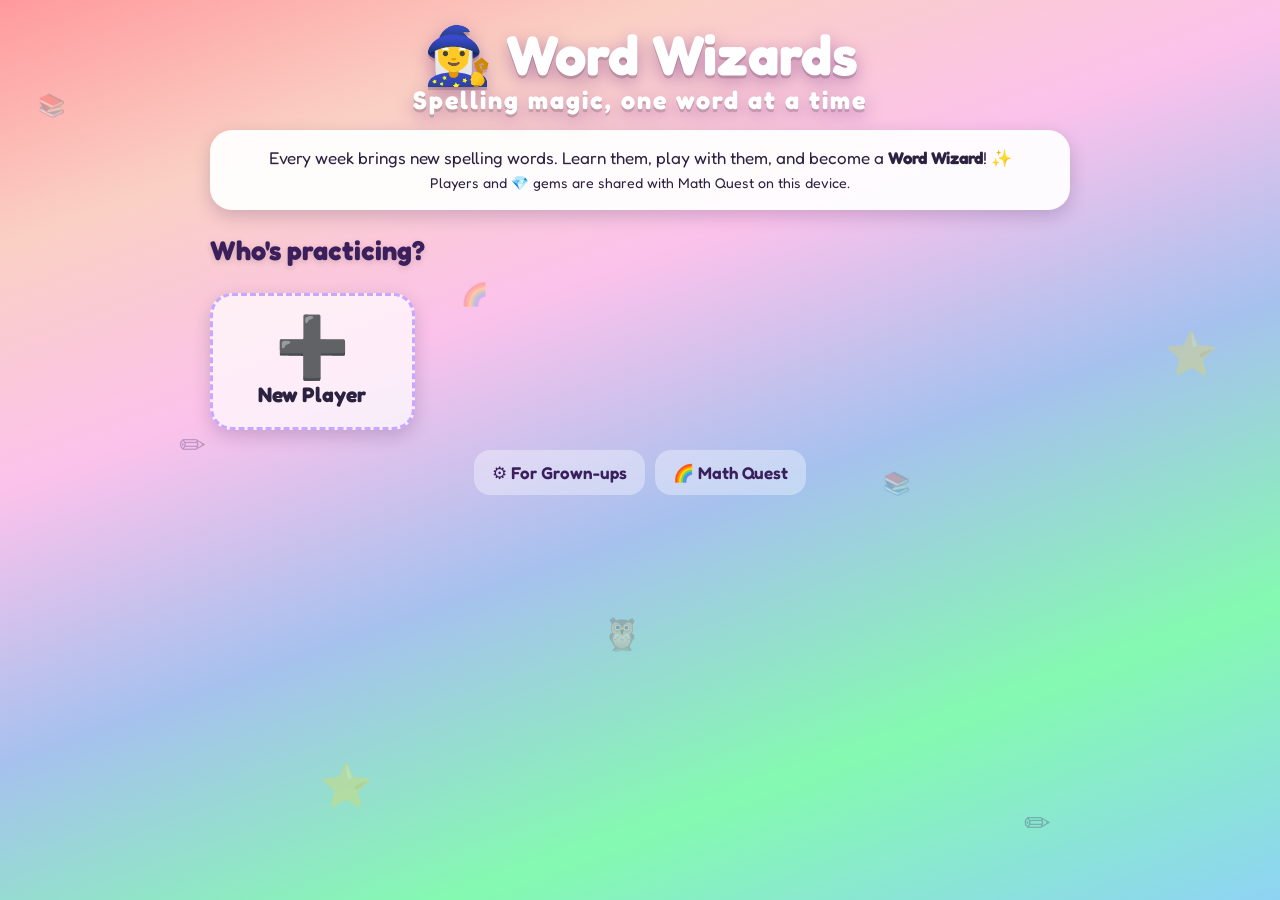
<file: word-wizards/index.html>
<!doctype html>
<html lang="en">
<head>
  <meta charset="utf-8">
  <meta name="viewport" content="width=device-width, initial-scale=1, viewport-fit=cover">
  <meta name="theme-color" content="#a66cff">
  <meta name="apple-mobile-web-app-capable" content="yes">
  <title>Word Wizards</title>
  <link rel="icon" href="data:image/svg+xml,<svg xmlns='http://www.w3.org/2000/svg' viewBox='0 0 100 100'><text y='.9em' font-size='90'>🧙‍♀️</text></svg>">
  <link rel="preconnect" href="https://fonts.googleapis.com">
  <link rel="preconnect" href="https://fonts.gstatic.com" crossorigin>
  <link href="https://fonts.googleapis.com/css2?family=Fredoka:wght@400;500;600;700&display=swap" rel="stylesheet">
  <!-- the same themes as Math Quest -->
  <link rel="stylesheet" href="../math-quest/style.css">
  <link rel="stylesheet" href="ww.css">
</head>
<body>
  <div id="app"><p style="padding:2rem;font-family:sans-serif">Loading Word Wizards… (JavaScript must be turned on.)</p></div>
  <script src="../math-quest/js/worlds.js"></script>
  <script src="js/dict.js"></script>
  <script src="js/app.js"></script>
  <script src="js/games.js"></script>
</body>
</html>
</file>
<file: math-quest/style.css>
* { box-sizing: border-box; }
html, body { margin: 0; min-height: 100%; }
body {
  font-family: 'Fredoka', 'Nunito', 'Segoe UI', system-ui, -apple-system, sans-serif;
  background: #2a1b5c; color: #2b2140;
  -webkit-tap-highlight-color: transparent;
  font-size: 18px; line-height: 1.4;
}
button { font-family: inherit; cursor: pointer; touch-action: manipulation; color: inherit; }
button:disabled { opacity: .45; cursor: not-allowed; }

/* ---------- themes ---------- */
.screen { min-height: 100vh; padding: 14px 16px 48px; background: var(--bg); color: var(--ink); position: relative; overflow-x: hidden; }
.theme-home    { --bg: linear-gradient(160deg,#ff9a9e 0%,#fad0c4 18%,#fbc2eb 36%,#a6c1ee 56%,#84fab0 78%,#8fd3f4 100%); --ink:#3a1f5c; --accent:#ff4f9a; --accent2:#7b4bff; }
.theme-reef    { --bg: linear-gradient(180deg,#6ae6ff 0%,#2b9bd9 40%,#123f8c 100%); --ink:#fff; --accent:#ff6fae; --accent2:#00b3a4; }
.theme-unicorn { --bg: linear-gradient(150deg,#ffd6f5 0%,#e2cfff 50%,#c9f5e6 100%); --ink:#4a2366; --accent:#b14cff; --accent2:#ff6fcf; }
.theme-castle  { --bg: linear-gradient(160deg,#ffb6de 0%,#c58bf2 55%,#7b4bc9 100%); --ink:#fff; --accent:#d4a000; --accent2:#e0479e; }
.theme-dojo    { --bg: linear-gradient(170deg,#fff1dc 0%,#ffb38a 55%,#e8483f 100%); --ink:#3a1410; --accent:#d62828; --accent2:#1d1d1d; }
.theme-star    { --bg: radial-gradient(ellipse at top,#4b37b0 0%,#1b0f4d 55%,#0b0626 100%); --ink:#fff; --accent:#7b4bff; --accent2:#ff5ea8; }
.theme-mermaid { --bg: linear-gradient(170deg,#3fd5c8 0%,#3a8fd6 50%,#7b4bc9 100%); --ink:#fff; --accent:#00a5a0; --accent2:#c04bd9; }
.theme-puppy   { --bg: linear-gradient(170deg,#fff6c9 0%,#ffd59e 50%,#9ee493 100%); --ink:#4a2a12; --accent:#e07a1f; --accent2:#8a5a2b; }
.theme-space   { --bg: linear-gradient(180deg,#0f2027 0%,#203a43 50%,#2c5364 100%); --ink:#fff; --accent:#00b4d8; --accent2:#7b2ff7; }
.theme-dino    { --bg: linear-gradient(170deg,#e3fc9d 0%,#96e6a1 45%,#3e8e41 100%); --ink:#1f3b12; --accent:#3e8e41; --accent2:#e85d04; }

.wrap { max-width: 860px; margin: 0 auto; position: relative; z-index: 1; }
.deco { position: absolute; inset: 0; pointer-events: none; overflow: hidden; z-index: 0; }
.deco span { position: absolute; opacity: .28; animation: floaty 7s ease-in-out infinite; }
@keyframes floaty { 0%,100% { transform: translateY(0) rotate(-6deg); } 50% { transform: translateY(-18px) rotate(6deg); } }

/* ---------- basics ---------- */
.card { background: rgba(255,255,255,.94); color: #2b2140; border-radius: 22px; padding: 16px 18px; box-shadow: 0 6px 18px rgba(20,0,60,.18); border: none; }
.center { text-align: center; }
.on-bg { color: var(--ink); text-shadow: 0 2px 6px rgba(0,0,0,.15); }
.title { text-align: center; font-size: clamp(34px, 7vw, 56px); margin: 10px 0 14px; color: #fff; text-shadow: 0 3px 0 rgba(0,0,0,.15), 0 6px 18px rgba(80,0,120,.35); line-height: 1.1; }
.title small { display: block; font-size: .45em; letter-spacing: .08em; }
.title.sm { font-size: clamp(28px, 5.5vw, 40px); }
.theme-unicorn .title, .theme-dojo .title, .theme-puppy .title, .theme-dino .title { color: var(--ink); text-shadow: 0 2px 0 rgba(255,255,255,.6); }
.story { font-size: 17px; text-align: center; }
.note { font-size: 15px; opacity: .8; }

.btn { border: none; border-radius: 16px; padding: 11px 18px; font-size: 17px; font-weight: 600; background: #fff; color: #3a1f5c; box-shadow: 0 4px 0 rgba(0,0,0,.18); transition: transform .08s; }
.btn:active { transform: translateY(3px); box-shadow: 0 1px 0 rgba(0,0,0,.18); }
.btn.primary { background: linear-gradient(135deg, var(--accent), var(--accent2)); color: #fff; }
.btn.danger { background: linear-gradient(135deg,#ff4d4d,#b30059); color: #fff; }
.btn.ghost { background: rgba(255,255,255,.35); color: var(--ink); box-shadow: none; }
.btn.big { font-size: 22px; padding: 14px 26px; border-radius: 20px; }
.btn.sm { font-size: 14px; padding: 7px 12px; }
.menu-row { display: flex; flex-wrap: wrap; gap: 10px; justify-content: center; margin: 14px 0; }

.topbar { display: flex; align-items: center; justify-content: space-between; gap: 10px; margin-bottom: 10px; min-height: 46px; }
.who { font-weight: 600; display: flex; align-items: center; gap: 6px; color: var(--ink); }
.gems { background: rgba(255,255,255,.92); color: #3a1f5c; border-radius: 999px; padding: 6px 14px; font-weight: 700; white-space: nowrap; }
.avatar { font-size: 44px; line-height: 1; }
.avatar.sm { font-size: 26px; }

/* ---------- profiles ---------- */
.grid { display: grid; gap: 14px; }
.grid.profiles { grid-template-columns: repeat(auto-fill, minmax(170px, 1fr)); margin-bottom: 20px; }
.profile { display: flex; flex-direction: column; align-items: center; gap: 6px; padding: 20px 10px; font-size: 18px; }
.profile .avatar { font-size: 60px; }
.pname { font-weight: 700; font-size: 21px; }
.pmeta { font-size: 13px; opacity: .75; }
.profile.new { border: 3px dashed #c9a7ff; background: rgba(255,255,255,.7); }

.form { max-width: 620px; margin: 0 auto; }
.form h2 { margin-top: 0; }
.form label, .label { display: block; font-weight: 600; margin: 16px 0 8px; }
.form input { display: block; width: 100%; margin-top: 8px; font: inherit; font-size: 22px; padding: 12px 14px; border-radius: 14px; border: 3px solid #d9c8ff; outline: none; }
.form input:focus { border-color: #a66cff; }
.avatar-pick { display: flex; flex-wrap: wrap; gap: 10px; }
.avatar-btn { font-size: 40px; width: 68px; height: 68px; border-radius: 18px; border: 3px solid transparent; background: #f4ecff; }
.avatar-btn.sel { border-color: #a66cff; background: #fff; transform: scale(1.08); }
.grade-pick { display: flex; flex-wrap: wrap; gap: 10px; margin-bottom: 8px; }
.chip { border: 3px solid #e7dcff; background: #faf6ff; border-radius: 16px; padding: 10px 14px; font-size: 17px; font-weight: 600; display: flex; flex-direction: column; align-items: flex-start; }
.chip small { font-weight: 400; font-size: 13px; opacity: .8; }
.chip.sel { border-color: #a66cff; background: #efe4ff; }
.form .btn.big { width: 100%; margin-top: 18px; }

/* ---------- map ---------- */
.rainbow-bar { display: flex; gap: 4px; max-width: 420px; margin: 0 auto 10px; padding: 6px; background: rgba(255,255,255,.5); border-radius: 999px; }
.rainbow-bar span { flex: 1; height: 16px; border-radius: 999px; background: rgba(0,0,0,.12); }
.rainbow-bar span.lit { box-shadow: 0 0 10px rgba(255,255,255,.9); }
.world-path { display: flex; flex-direction: column; gap: 14px; }
.world { display: flex; align-items: center; gap: 16px; text-align: left; background: var(--bg); color: var(--ink); padding: 18px; border: 4px solid rgba(255,255,255,.75); }
.world:nth-child(even) { margin-left: 8%; }
.world:nth-child(odd) { margin-right: 8%; }
.world.locked { filter: grayscale(.85) brightness(.85); }
.wemoji { font-size: 58px; }
.winfo { display: flex; flex-direction: column; }
.wname { font-size: 25px; font-weight: 700; }
.wgrade { font-size: 15px; opacity: .9; }
.wstars { font-size: 15px; font-weight: 600; margin-top: 4px; }

/* ---------- world ---------- */
.guide { display: flex; gap: 14px; align-items: center; margin-bottom: 14px; }
.guide-emoji { font-size: 52px; }
.missions { display: flex; flex-direction: column; gap: 12px; }
.mission { display: flex; align-items: center; gap: 14px; text-align: left; width: 100%; font-size: 17px; }
.mission.locked { opacity: .6; }
.mnum { font-size: 30px; font-weight: 700; width: 54px; height: 54px; flex: 0 0 54px; border-radius: 50%; display: flex; align-items: center; justify-content: center; background: linear-gradient(135deg, var(--accent), var(--accent2)); color: #fff; }
.minfo { flex: 1; display: flex; flex-direction: column; }
.mname { font-weight: 700; font-size: 20px; }
.mskill { font-size: 14px; opacity: .75; }
.mside { display: flex; flex-direction: column; align-items: flex-end; gap: 4px; font-size: 22px; }
.stars { color: #f5b301; font-size: 22px; letter-spacing: 1px; white-space: nowrap; }
.lvl-tag { font-size: 13px; font-weight: 600; background: #f1e9ff; color: #5a2d91; padding: 3px 9px; border-radius: 999px; white-space: nowrap; }
.lvl-tag.l2 { background: #ffe6d6; color: #b33f00; }
.lvl-tag.l3 { background: #fff3b0; color: #7a5a00; }
.boss-card { border: 3px solid #ff4d6d; }
.boss-card .mnum { background: linear-gradient(135deg,#ff4d4d,#5a0b4d); }

/* ---------- intro / results ---------- */
.intro, .results { text-align: center; max-width: 640px; margin: 0 auto; }
.intro-emoji { font-size: 90px; line-height: 1.1; }
.skill { font-weight: 600; color: #7b4bff; margin-top: -6px; }
.rules { text-align: left; font-size: 16px; padding-left: 22px; }
.rules li { margin: 6px 0; }
.taunt { font-size: 20px; font-style: italic; }
.boss-bob { animation: bob 1.4s ease-in-out infinite; }
@keyframes bob { 0%,100% { transform: translateY(0) scale(1); } 50% { transform: translateY(-10px) scale(1.06); } }
.big-stars { font-size: 64px; color: #f5b301; letter-spacing: 6px; }
.score { font-size: 20px; font-weight: 600; }
.treasure-won { background: #fff7d1; border-radius: 18px; padding: 12px; margin: 10px 0; font-size: 18px; }
.treasure-won span { display: block; font-size: 64px; animation: bob 1.4s ease-in-out infinite; }

/* ---------- play ---------- */
.progress { display: flex; gap: 6px; flex-wrap: wrap; justify-content: center; }
.dot { width: 16px; height: 16px; border-radius: 50%; background: rgba(255,255,255,.55); border: 2px solid rgba(255,255,255,.9); }
.dot.now { background: #fff; transform: scale(1.25); }
.dot.ok { background: #2ecc71; }
.dot.bad { background: #ff4d4d; }
.qcard { margin-bottom: 14px; }
.qmeta { display: flex; justify-content: space-between; align-items: center; font-size: 14px; opacity: .85; margin-bottom: 8px; }
.qtext { font-size: 22px; line-height: 1.45; }
.big { font-size: clamp(30px, 7vw, 44px); font-weight: 600; text-align: center; margin: 12px 0 4px; letter-spacing: .02em; }
.big u { text-decoration-thickness: 4px; text-underline-offset: 6px; text-decoration-color: #ff4f9a; }
.frac { display: inline-flex; flex-direction: column; align-items: center; vertical-align: middle; line-height: 1.05; margin: 0 .12em; font-size: .9em; }
.frac .fn { border-bottom: 2.5px solid currentColor; padding: 0 .15em; }
.frac .fd { padding: 0 .15em; }
.hint { background: #fff8d6; border-radius: 14px; padding: 10px 12px; margin-top: 12px; font-size: 17px; }
.msg { background: #ffe9f2; color: #a0004a; border-radius: 14px; padding: 10px 12px; margin-top: 12px; font-size: 16px; font-weight: 600; }
.hint-btn { margin-top: 12px; background: #fff4c2; font-size: 15px; }

.answer-box { background: #fff; border-radius: 18px; padding: 10px 16px; min-height: 64px; display: flex; align-items: center; justify-content: center; font-size: 34px; font-weight: 600; color: #2b2140; margin-bottom: 10px; box-shadow: inset 0 2px 6px rgba(0,0,0,.12); white-space: pre; }
.ph { color: #b9a8d6; font-size: 20px; font-weight: 400; }
.keypad { display: grid; grid-template-columns: repeat(4, 1fr); gap: 8px; max-width: 460px; margin: 0 auto; }
.key-btn { border: none; border-radius: 16px; min-height: 60px; font-size: 28px; font-weight: 600; background: rgba(255,255,255,.95); color: #3a1f5c; box-shadow: 0 4px 0 rgba(0,0,0,.18); display: flex; flex-direction: column; align-items: center; justify-content: center; line-height: 1; }
.key-btn:active { transform: translateY(3px); box-shadow: 0 1px 0 rgba(0,0,0,.18); }
.key-btn.go { background: linear-gradient(135deg,#2ecc71,#14a085); color: #fff; }
.key-btn.small { font-size: 16px; }
.key-btn small { font-size: 11px; opacity: .6; margin-top: 2px; }
.choices { display: grid; grid-template-columns: 1fr 1fr; gap: 10px; }
.choice { font-size: 22px; padding: 16px 12px; min-height: 70px; position: relative; }
.choice .key { position: absolute; top: 6px; left: 10px; font-size: 12px; opacity: .45; }

.feedback { border-radius: 22px; padding: 16px 18px; text-align: center; color: #2b2140; box-shadow: 0 6px 18px rgba(0,0,0,.18); animation: pop .25s ease-out; }
.feedback.good { background: #e3ffef; border: 4px solid #2ecc71; }
.feedback.bad { background: #fff0f0; border: 4px solid #ff6b6b; }
.fb-title { font-size: 26px; font-weight: 700; margin-bottom: 6px; }
.plus { color: #7b4bff; }
.fb-answer { font-size: 22px; margin: 6px 0; }
.fb-explain { font-size: 16px; opacity: .85; margin-bottom: 6px; }
.fb-level { font-weight: 700; color: #7b4bff; margin: 6px 0; }
.feedback .btn { margin-top: 8px; }
@keyframes pop { from { transform: scale(.9); opacity: 0; } to { transform: scale(1); opacity: 1; } }

/* ---------- boss ---------- */
.boss-area { display: flex; align-items: center; gap: 14px; background: rgba(0,0,0,.18); border-radius: 22px; padding: 10px 16px; margin-bottom: 10px; color: #fff; }
.boss-emoji { font-size: 76px; animation: bob 1.6s ease-in-out infinite; }
.boss-emoji.hit { animation: shake .45s; filter: brightness(1.6) saturate(.3); }
.boss-emoji.attack { animation: lunge .5s; }
@keyframes shake { 0%,100% { transform: translateX(0); } 20% { transform: translateX(-14px) rotate(-8deg); } 40% { transform: translateX(14px) rotate(8deg); } 60% { transform: translateX(-8px); } 80% { transform: translateX(8px); } }
@keyframes lunge { 0%,100% { transform: scale(1); } 50% { transform: scale(1.35) translateY(10px); } }
.boss-stats { flex: 1; }
.boss-name { font-weight: 700; font-size: 18px; text-shadow: 0 2px 4px rgba(0,0,0,.4); }
.hp { height: 18px; background: rgba(255,255,255,.35); border-radius: 999px; overflow: hidden; margin: 6px 0; }
.hp-fill { height: 100%; background: linear-gradient(90deg,#ff3b3b,#ff8c1a,#ffd400,#2ecc40,#1e90ff,#a64dff); transition: width .4s; }
.hearts { font-size: 24px; }
.timer { position: relative; height: 22px; background: rgba(255,255,255,.45); border-radius: 999px; overflow: hidden; margin-bottom: 12px; }
.timer-fill { height: 100%; width: 100%; background: linear-gradient(90deg,#2ecc71,#a3e635); transition: width .2s linear; }
.timer-fill.low { background: linear-gradient(90deg,#ff4d4d,#ff8c1a); }
#timer-label { position: absolute; right: 10px; top: 0; font-size: 15px; font-weight: 700; line-height: 22px; color: #2b2140; }

/* ---------- treasures, shop, badges ---------- */
.treasure-row { margin-bottom: 12px; }
.treasure-row h3 { margin: 0 0 8px; }
.treasures { display: grid; grid-template-columns: repeat(auto-fill, minmax(96px, 1fr)); gap: 8px; }
.treasure { display: flex; flex-direction: column; align-items: center; text-align: center; background: #faf6ff; border-radius: 16px; padding: 8px 4px; }
.treasure span { font-size: 40px; }
.treasure small { font-size: 12px; }
.treasure .stars { font-size: 14px; }
.treasure.missing { opacity: .5; }
.grid.shop { grid-template-columns: repeat(auto-fill, minmax(110px, 1fr)); }
.shop-item { display: flex; flex-direction: column; align-items: center; gap: 6px; font-weight: 600; font-size: 15px; border: 4px solid transparent; }
.shop-item .avatar { font-size: 52px; }
.shop-item.sel { border-color: #a66cff; }
.grid.badges { grid-template-columns: repeat(auto-fill, minmax(160px, 1fr)); }
.badge { display: flex; flex-direction: column; align-items: center; text-align: center; gap: 4px; }
.badge small { font-size: 13px; opacity: .75; }
.badge.missing { opacity: .55; }
.stats { text-align: center; margin-bottom: 14px; }
.prow { display: flex; flex-wrap: wrap; justify-content: space-between; align-items: center; gap: 8px; padding: 8px 0; border-bottom: 1px solid #eee; font-size: 16px; }
.prow-btns { display: flex; gap: 6px; }

/* ---------- confetti & toast ---------- */
.confetti { position: fixed; inset: 0; pointer-events: none; z-index: 50; overflow: hidden; }
.confetti span { position: absolute; top: -50px; animation: fall linear forwards; }
@keyframes fall { to { transform: translateY(110vh) rotate(540deg); } }
.toast { position: fixed; left: 50%; bottom: 24px; transform: translate(-50%, 40px); opacity: 0; background: #2b2140; color: #fff; padding: 12px 20px; border-radius: 18px; z-index: 60; text-align: center; transition: all .3s; max-width: calc(100% - 32px); font-size: 17px; }
.toast.show { transform: translate(-50%, 0); opacity: 1; }

/* ---------- function tables ---------- */
table.io { border-collapse: collapse; margin: 12px auto 4px; font-size: 22px; }
table.io th, table.io td { border: 2px solid #c9b6f2; padding: 6px 14px; text-align: center; min-width: 52px; }
table.io th { background: #f1e9ff; font-size: 16px; }

/* ---------- map extras: daily, race, bonus ---------- */
.feature-row { display: grid; grid-template-columns: 1fr 1fr; gap: 12px; margin: 12px 0 16px; }
.feature { display: flex; align-items: center; gap: 12px; text-align: left; font-size: 16px; }
.feature .fe { font-size: 44px; }
.feature b { font-size: 20px; display: block; }
.feature.daily { background: linear-gradient(135deg,#fff3b0,#ffd1e8); }
.feature.daily.done { background: linear-gradient(135deg,#d9ffe7,#e8f4ff); }
.feature.race { background: linear-gradient(135deg,#d6f0ff,#e7d9ff); }
.section-title { color: var(--ink); text-align: center; margin: 26px 0 4px; text-shadow: 0 2px 6px rgba(255,255,255,.4); }
.section-sub { text-align: center; color: var(--ink); margin: 0 0 12px; font-size: 15px; }
.bonus-grid { display: grid; grid-template-columns: 1fr 1fr; gap: 12px; }
.bonus-grid .world { margin: 0 !important; padding: 14px; flex-direction: column; text-align: center; gap: 4px; }
.bonus-grid .wemoji { font-size: 50px; }
.bonus-grid .wname { font-size: 21px; }

/* ---------- daily ---------- */
.board { width: 100%; border-collapse: collapse; margin: 8px 0; font-size: 17px; }
.board td { padding: 8px 6px; border-bottom: 1px solid #eee; }
.board tr.me td { background: #fff7d1; }
.board .rank { font-size: 24px; width: 40px; }
.streak { font-size: 20px; font-weight: 700; color: #e05a00; }
.stopwatch { background: rgba(255,255,255,.92); color: #3a1f5c; border-radius: 999px; padding: 6px 12px; font-weight: 700; font-variant-numeric: tabular-nums; }

/* ---------- race ---------- */
.race-setup .side { border: 3px solid #e7dcff; border-radius: 18px; padding: 10px 12px; margin-bottom: 12px; }
.race-setup .side h3 { margin: 4px 0 8px; }
.race-screen { padding: 8px 8px 16px; }
.race-screen .wrap { max-width: 1200px; }
.track { background: rgba(255,255,255,.85); border-radius: 18px; padding: 6px 10px; margin: 6px 0 8px; }
.lane { position: relative; height: 40px; border-bottom: 3px dashed #d9c8ff; }
.lane:last-child { border-bottom: none; }
.lane .runner { position: absolute; top: 2px; font-size: 32px; transition: left .5s ease-out; transform: translateX(-50%); }
.lane .finish { position: absolute; right: 2px; top: 4px; font-size: 28px; }
.lane .lscore { position: absolute; left: 2px; top: 10px; font-size: 13px; font-weight: 700; color: #5a2d91; }
.race-panels { display: grid; grid-template-columns: 1fr 1fr; gap: 10px; }
.rpanel { background: rgba(255,255,255,.95); border-radius: 20px; padding: 10px; position: relative; display: flex; flex-direction: column; gap: 6px; min-height: 380px; }
.rpanel.p0 { border: 4px solid #ff6fae; }
.rpanel.p1 { border: 4px solid #3aa0ff; }
.rhead { display: flex; justify-content: space-between; align-items: center; font-weight: 700; }
.rq { font-size: 19px; min-height: 90px; }
.rq .big { font-size: 30px; margin: 6px 0 0; }
.rq table.io { font-size: 18px; }
.rans { background: #f5f0ff; border-radius: 14px; min-height: 48px; font-size: 28px; font-weight: 600; display: flex; align-items: center; justify-content: center; white-space: pre; }
.rkeys { display: grid; grid-template-columns: repeat(4, 1fr); gap: 6px; }
.rkeys button, .rchoices button { border: none; border-radius: 12px; min-height: 50px; font-size: 24px; font-weight: 600; background: #efe7ff; color: #3a1f5c; box-shadow: 0 3px 0 rgba(0,0,0,.15); touch-action: manipulation; user-select: none; -webkit-user-select: none; }
.rkeys button.go { background: linear-gradient(135deg,#2ecc71,#14a085); color: #fff; }
.rkeys button:active, .rchoices button:active { transform: translateY(2px); }
.rchoices { display: grid; grid-template-columns: 1fr 1fr; gap: 6px; }
.rchoices button { font-size: 19px; padding: 8px; min-height: 64px; }
.frozen { position: absolute; inset: 0; border-radius: 16px; background: rgba(200,235,255,.94); display: flex; flex-direction: column; align-items: center; justify-content: center; text-align: center; padding: 12px; font-size: 18px; z-index: 2; }
.frozen .ice { font-size: 54px; }
.race-over { position: fixed; inset: 0; background: rgba(30,10,60,.55); display: flex; align-items: center; justify-content: center; z-index: 40; padding: 16px; }
.race-over .card { max-width: 520px; width: 100%; text-align: center; }
.h2h { font-size: 18px; font-weight: 600; margin: 8px 0; }

@media (max-width: 700px) {
  .race-panels { grid-template-columns: 1fr; }
  .rpanel { min-height: 0; }
}

@media (max-width: 560px) {
  .feature-row { grid-template-columns: 1fr; }
  body { font-size: 17px; }
  .world:nth-child(even), .world:nth-child(odd) { margin-left: 0; margin-right: 0; }
  .wemoji { font-size: 44px; }
  .wname { font-size: 21px; }
  .choices { grid-template-columns: 1fr; }
  .qtext { font-size: 20px; }
  .boss-emoji { font-size: 58px; }
  .mside .lvl-tag { display: none; }
  .who { display: none; }
}
@media (prefers-reduced-motion: reduce) {
  .deco span, .boss-emoji, .boss-bob, .treasure-won span { animation: none; }
}

/* ---------- saving ---------- */
.topbar-right { display: flex; align-items: center; gap: 8px; }
.save-btn { padding: 8px 12px; font-size: 15px; background: rgba(255,255,255,.9); color: #3a1f5c; }
.save-btn.icon { padding: 8px 10px; }
.resume { border: 4px solid #ffcc33; background: #fffbea; margin-bottom: 12px; text-align: center; font-size: 17px; }
.resume .menu-row { margin: 10px 0 0; }
.backup-box { background: #f6f1ff; border-radius: 16px; padding: 10px 14px; font-size: 16px; }
#storage-warning { position: fixed; left: 0; right: 0; bottom: 0; z-index: 70; background: #b3261e; color: #fff; padding: 10px 16px; text-align: center; font-size: 15px; }
@media (max-width: 560px) { .save-btn:not(.icon) { padding: 8px 10px; font-size: 0; } .save-btn:not(.icon)::before { content: '💾'; font-size: 18px; } }
#restore-file, .form input[type="file"] { display: none !important; }

/* ---------- take-turns race ---------- */
.mode-pick .chip { flex: 1 1 220px; }
.pen { color: #d62828; font-weight: 700; }
.countdown { position: fixed; inset: 0; z-index: 45; display: flex; align-items: center; justify-content: center; background: rgba(30,10,60,.55); }
.countdown span { font-size: 160px; font-weight: 700; color: #fff; text-shadow: 0 6px 30px rgba(0,0,0,.4); animation: pop .5s ease-out; }
.race-setup .side h3 { display: flex; justify-content: space-between; align-items: center; gap: 8px; }

/* ---------- lessons ---------- */
.lesson { max-width: 720px; margin: 0 auto; }
.lesson-head { display: flex; gap: 14px; align-items: center; }
.lesson-head h2 { margin: 0; }
.intro-emoji.sm { font-size: 56px; }
.lesson-steps { display: flex; flex-wrap: wrap; gap: 6px; margin: 12px 0; }
.lesson-steps .chip { font-size: 14px; padding: 6px 10px; }
.lesson-steps .chip.done { background: #e3ffef; border-color: #8fe0b0; }
.lesson-big { font-size: 20px; line-height: 1.5; }
.vocab { background: #f6f1ff; border-radius: 16px; padding: 8px 14px; margin: 10px 0; }
.vword { display: flex; flex-wrap: wrap; gap: 4px 10px; padding: 6px 0; border-bottom: 1px dashed #d9c8ff; font-size: 17px; }
.vword:last-child { border-bottom: none; }
.vword b { color: #5a2d91; min-width: 140px; }
.lesson-list { font-size: 18px; line-height: 1.5; padding-left: 24px; }
.lesson-list li { margin: 8px 0; }
.example { background: #fbf9ff; box-shadow: none; border: 2px solid #e7dcff; }
.worked { background: #e3ffef; border-radius: 14px; padding: 10px 12px; margin-top: 10px; font-size: 17px; }
.lesson-suggest { background: #fff7d1; border: 3px solid #ffd54a; border-radius: 16px; padding: 10px 14px; margin: 10px 0; font-size: 17px; }
.card .btn.ghost { background: #f1e9ff; color: #3a1f5c; }
</file>
<file: word-wizards/ww.css>
/* Word Wizards: extra styles on top of Math Quest's style.css (which provides the themes). */
a.btn { text-decoration: none; display: inline-block; }
.card .btn.ghost { background: #f1e9ff; color: #3a1f5c; }
.form.wide { max-width: 760px; }
.form textarea, .form select, .edit-card textarea, .edit-card input, .edit-card select, #voice-pick {
  font: inherit; font-size: 17px; width: 100%; padding: 10px 12px; border-radius: 12px; border: 2px solid #d9c8ff; outline: none; background: #fff; color: #2b2140;
}
.form textarea:focus, .edit-card textarea:focus, .edit-card input:focus { border-color: #a66cff; }
#voice-pick { width: auto; max-width: 100%; margin-right: 8px; }
.warn { background: #fff7d1; color: #6b4a00; border-radius: 14px; padding: 10px 14px; }
.menu-row.left { justify-content: flex-start; }
.center-row { justify-content: center; }

/* home */
.ready-card { margin-bottom: 12px; }
.ready-head { display: flex; flex-wrap: wrap; justify-content: space-between; gap: 6px; align-items: baseline; }
.ready-bar { height: 16px; background: #eee6ff; border-radius: 999px; overflow: hidden; margin: 8px 0; }
.ready-bar div { height: 100%; background: linear-gradient(90deg, #ffd400, #2ecc71); transition: width .4s; }
.chips-row { display: flex; flex-wrap: wrap; gap: 6px; }
.wchip { padding: 4px 10px; border-radius: 999px; font-size: 15px; font-weight: 600; background: #f1e9ff; color: #5a2d91; border: 2px solid transparent; }
.wchip.s1 { background: #fff1c2; } .wchip.s2 { background: #ffe08a; } .wchip.s3 { background: #c9f7d8; border-color: #2ecc71; }
.game-grid { display: grid; grid-template-columns: repeat(auto-fill, minmax(190px, 1fr)); gap: 12px; }
.game-tile { display: flex; flex-direction: column; align-items: center; text-align: center; gap: 4px; padding: 16px 12px; font-size: 16px; }
.game-tile .ge { font-size: 46px; }
.game-tile b { font-size: 19px; }
.game-tile small { opacity: .75; }
.gtag { font-size: 12px; font-weight: 700; background: #f1e9ff; color: #5a2d91; border-radius: 999px; padding: 2px 8px; margin-top: 4px; }
.world.chosen { outline: 5px solid #ffd400; }

/* editor */
.ed-summary { font-weight: 600; }
.edit-card { margin-bottom: 12px; }
.edit-card.needs { border: 3px solid #ffd54a; }
.edit-head { display: flex; flex-wrap: wrap; gap: 8px; align-items: center; }
.edit-head .word-input { width: auto; flex: 1 1 160px; font-size: 22px; font-weight: 700; }
.flags { display: flex; flex-wrap: wrap; gap: 6px; margin: 8px 0; font-size: 14px; }
.flags span { background: #fff7d1; border-radius: 10px; padding: 4px 8px; }
.meaning { background: #faf6ff; border-radius: 14px; padding: 8px 10px; margin: 8px 0; }
.meaning-head { display: flex; gap: 8px; align-items: center; margin-bottom: 6px; }
.meaning-head .pos-input { width: 160px; font-size: 15px; }
.meaning-head .note { flex: 1; }
.sent-row { display: flex; gap: 6px; align-items: center; margin: 6px 0; }
.sent-row textarea { flex: 1; }
.edit-card select { width: auto; max-width: 100%; font-size: 14px; }
.sticky-save { position: sticky; bottom: 10px; z-index: 5; }

/* my words */
.word-grid { display: grid; grid-template-columns: repeat(auto-fill, minmax(150px, 1fr)); gap: 10px; }
.word-card { display: flex; flex-direction: column; align-items: center; gap: 2px; padding: 14px 8px; }
.word-card b { font-size: 22px; }
.chal { font-size: 12px; color: #a06a00; font-weight: 700; }
.word-detail { max-width: 720px; margin: 0 auto; }
.big-word { font-size: clamp(40px, 9vw, 64px); font-weight: 700; text-align: center; color: #3a1f5c; letter-spacing: .03em; }
.say-bar { display: flex; flex-wrap: wrap; gap: 8px; justify-content: center; margin: 10px 0; }
.btn.say { background: #f1e9ff; color: #3a1f5c; font-size: 16px; padding: 9px 14px; }
.meaning-view { background: #faf6ff; border-radius: 14px; padding: 10px 14px; margin: 10px 0; font-size: 18px; }
.pos-chip { background: #7b4bff; color: #fff; border-radius: 999px; padding: 2px 10px; font-size: 14px; font-weight: 700; }
.sentence { margin: 8px 0 0 6px; font-style: italic; }
.blank { display: inline-block; min-width: 3em; border-bottom: 3px solid #7b4bff; color: transparent; }

/* games */
.game-head { display: flex; justify-content: space-between; align-items: center; gap: 8px; background: rgba(255,255,255,.9); border-radius: 16px; padding: 8px 14px; margin-bottom: 10px; color: #3a1f5c; }
.play-card { max-width: 760px; margin: 0 auto; }
.typed { min-height: 64px; background: #fff; border: 3px solid #d9c8ff; border-radius: 16px; display: flex; flex-wrap: wrap; align-items: center; justify-content: center; padding: 6px 10px; margin: 10px 0; font-size: 34px; font-weight: 600; letter-spacing: .04em; }
.typed .tl { padding: 0 1px; }
.typed .ph { font-size: 18px; color: #b9a8d6; font-weight: 400; }
.caret { display: inline-block; width: 3px; height: 36px; background: #7b4bff; margin-left: 2px; animation: blink 1s steps(2) infinite; }
@keyframes blink { 50% { opacity: 0; } }
.kb { display: flex; flex-direction: column; gap: 6px; max-width: 640px; margin: 0 auto; user-select: none; -webkit-user-select: none; }
.kb-row { display: flex; justify-content: center; gap: 5px; }
.kb-key { flex: 1 1 0; max-width: 58px; min-height: 52px; border: none; border-radius: 10px; background: #fff; color: #3a1f5c; font: inherit; font-size: 22px; font-weight: 600; box-shadow: 0 3px 0 rgba(0,0,0,.18); touch-action: manipulation; }
.kb-key:active { transform: translateY(2px); box-shadow: 0 1px 0 rgba(0,0,0,.18); }
.kb-key.wide { max-width: 90px; flex-grow: 1.6; }
.kb-key.space { max-width: 260px; flex-grow: 4; font-size: 16px; }
.kb-key.go { max-width: 170px; flex-grow: 2.5; background: linear-gradient(135deg,#2ecc71,#14a085); color: #fff; font-size: 17px; }
.shake { animation: shake .45s; }
@keyframes shake { 0%,100% { transform: translateX(0); } 25% { transform: translateX(-10px); } 75% { transform: translateX(10px); } }
.diff { font-size: 26px; font-weight: 600; margin: 8px 0; display: flex; flex-direction: column; gap: 4px; align-items: center; }
.dlabel { font-size: 13px; font-weight: 600; opacity: .7; margin-right: 8px; display: inline-block; min-width: 70px; text-align: right; }
.dl { display: inline-block; min-width: .6em; text-align: center; border-radius: 6px; padding: 0 2px; }
.dl.bad { background: #ffd1d1; color: #b3261e; text-decoration: line-through; }
.dl.miss { background: #fff1a8; color: #7a5a00; text-decoration: underline; }
.dl.ok { color: #1b7a43; }
.reveal-word { display: flex; flex-wrap: wrap; justify-content: center; gap: 4px; margin: 10px 0; }
.reveal-word span { min-width: 1.1em; text-align: center; font-size: clamp(32px, 7vw, 48px); font-weight: 700; color: #3a1f5c; background: #f6f1ff; border-radius: 10px; padding: 0 4px; }
.compare { text-align: center; }
.pad-wrap { position: relative; margin: 10px 0; }
.pad { width: 100%; display: block; border-radius: 16px; border: 3px solid #d9c8ff; background: #fff; touch-action: none; cursor: crosshair; }
.pad-tools { position: absolute; top: 6px; right: 6px; display: flex; gap: 6px; }
.steps-row { display: flex; justify-content: center; gap: 6px; flex-wrap: wrap; margin-bottom: 8px; }
.steps-row span { background: #f1e9ff; border-radius: 999px; padding: 4px 10px; font-size: 14px; font-weight: 600; color: #8a76b0; }
.steps-row span.on { background: #7b4bff; color: #fff; }
.steps-row span.done { background: #c9f7d8; color: #1b7a43; }
.slots { display: flex; flex-wrap: wrap; justify-content: center; gap: 6px; margin: 14px 0; }
.slot { width: 46px; height: 54px; border-radius: 12px; border: 3px dashed #c9b6f2; display: inline-flex; align-items: center; justify-content: center; font-size: 28px; font-weight: 700; background: #fff; color: #3a1f5c; font-family: inherit; }
.slot.filled { border-style: solid; border-color: #7b4bff; background: #f1e9ff; }
.slot.fixed { border-style: solid; border-color: transparent; background: #f6f1ff; }
.slot.blank { border-color: #ff9a4d; background: #fff7ef; }
.gap { width: 18px; }
.tiles { display: flex; flex-wrap: wrap; justify-content: center; gap: 8px; margin: 10px 0; }
.tile { width: 54px; height: 58px; border: none; border-radius: 14px; font: inherit; font-size: 28px; font-weight: 700; background: linear-gradient(135deg, var(--accent), var(--accent2)); color: #fff; box-shadow: 0 4px 0 rgba(0,0,0,.2); }
.tile.used { opacity: .2; }
.test-num { font-size: 48px; font-weight: 700; text-align: center; color: #7b4bff; }
.test-img { width: 180px; max-width: 40vw; border: 2px solid #e7dcff; border-radius: 10px; background: #fff; }
.test-review .board td { vertical-align: middle; }
.right { color: #1b7a43; font-weight: 700; } .wrong { color: #b3261e; font-weight: 700; text-decoration: line-through; }
.chip.bad.sel { border-color: #ff6b6b; background: #ffe3e3; }
.ws-grid { display: grid; gap: 3px; max-width: 620px; margin: 10px auto; user-select: none; -webkit-user-select: none; }
.ws-cell { aspect-ratio: 1; border: none; border-radius: 8px; background: #f6f1ff; color: #3a1f5c; font: inherit; font-weight: 700; font-size: clamp(13px, 3.2vw, 22px); padding: 0; touch-action: manipulation; }
.ws-cell.sel { background: #7b4bff; color: #fff; }
.ws-cell.hint { box-shadow: 0 0 0 3px #ffd400 inset; animation: blink 1s steps(2) 3; }
.ws-cell.found { color: #fff; }
.ws-cell.f0 { background: #ff6fae; } .ws-cell.f1 { background: #3aa0ff; } .ws-cell.f2 { background: #2ecc71; } .ws-cell.f3 { background: #ff9a1a; }
.ws-cell.f4 { background: #a66cff; } .ws-cell.f5 { background: #14b8a6; } .ws-cell.f6 { background: #e85d04; } .ws-cell.f7 { background: #6d5bd0; }
.ws-list { display: flex; flex-wrap: wrap; gap: 6px 14px; justify-content: center; font-size: 18px; font-weight: 600; }
.ws-list .done { text-decoration: line-through; opacity: .45; }
.mem-grid { display: grid; grid-template-columns: repeat(auto-fill, minmax(130px, 1fr)); gap: 10px; }
.mem-card { min-height: 110px; border: none; border-radius: 16px; font: inherit; padding: 8px; background: linear-gradient(135deg, var(--accent), var(--accent2)); color: #fff; box-shadow: 0 4px 0 rgba(0,0,0,.18); transition: transform .2s; }
.mem-card.up { background: #fff; color: #3a1f5c; border: 3px solid #d9c8ff; transform: rotateY(0); }
.mem-card.up.word b { font-size: 22px; }
.mem-card.up small { font-size: 14px; line-height: 1.25; display: block; }
.mem-card.done { background: #e3ffef; border-color: #2ecc71; }
.mem-back { font-size: 40px; }

@media (max-width: 560px) {
  .kb-key { min-height: 46px; font-size: 19px; }
  .kb-row { gap: 3px; }
  .slot { width: 38px; height: 46px; font-size: 22px; }
  .tile { width: 46px; height: 50px; font-size: 24px; }
  .mem-grid { grid-template-columns: repeat(3, 1fr); }
}
.autosave { font-weight: 700; color: #1b7a43; transition: opacity .3s; } .autosave.flash { opacity: .4; }
</file>
